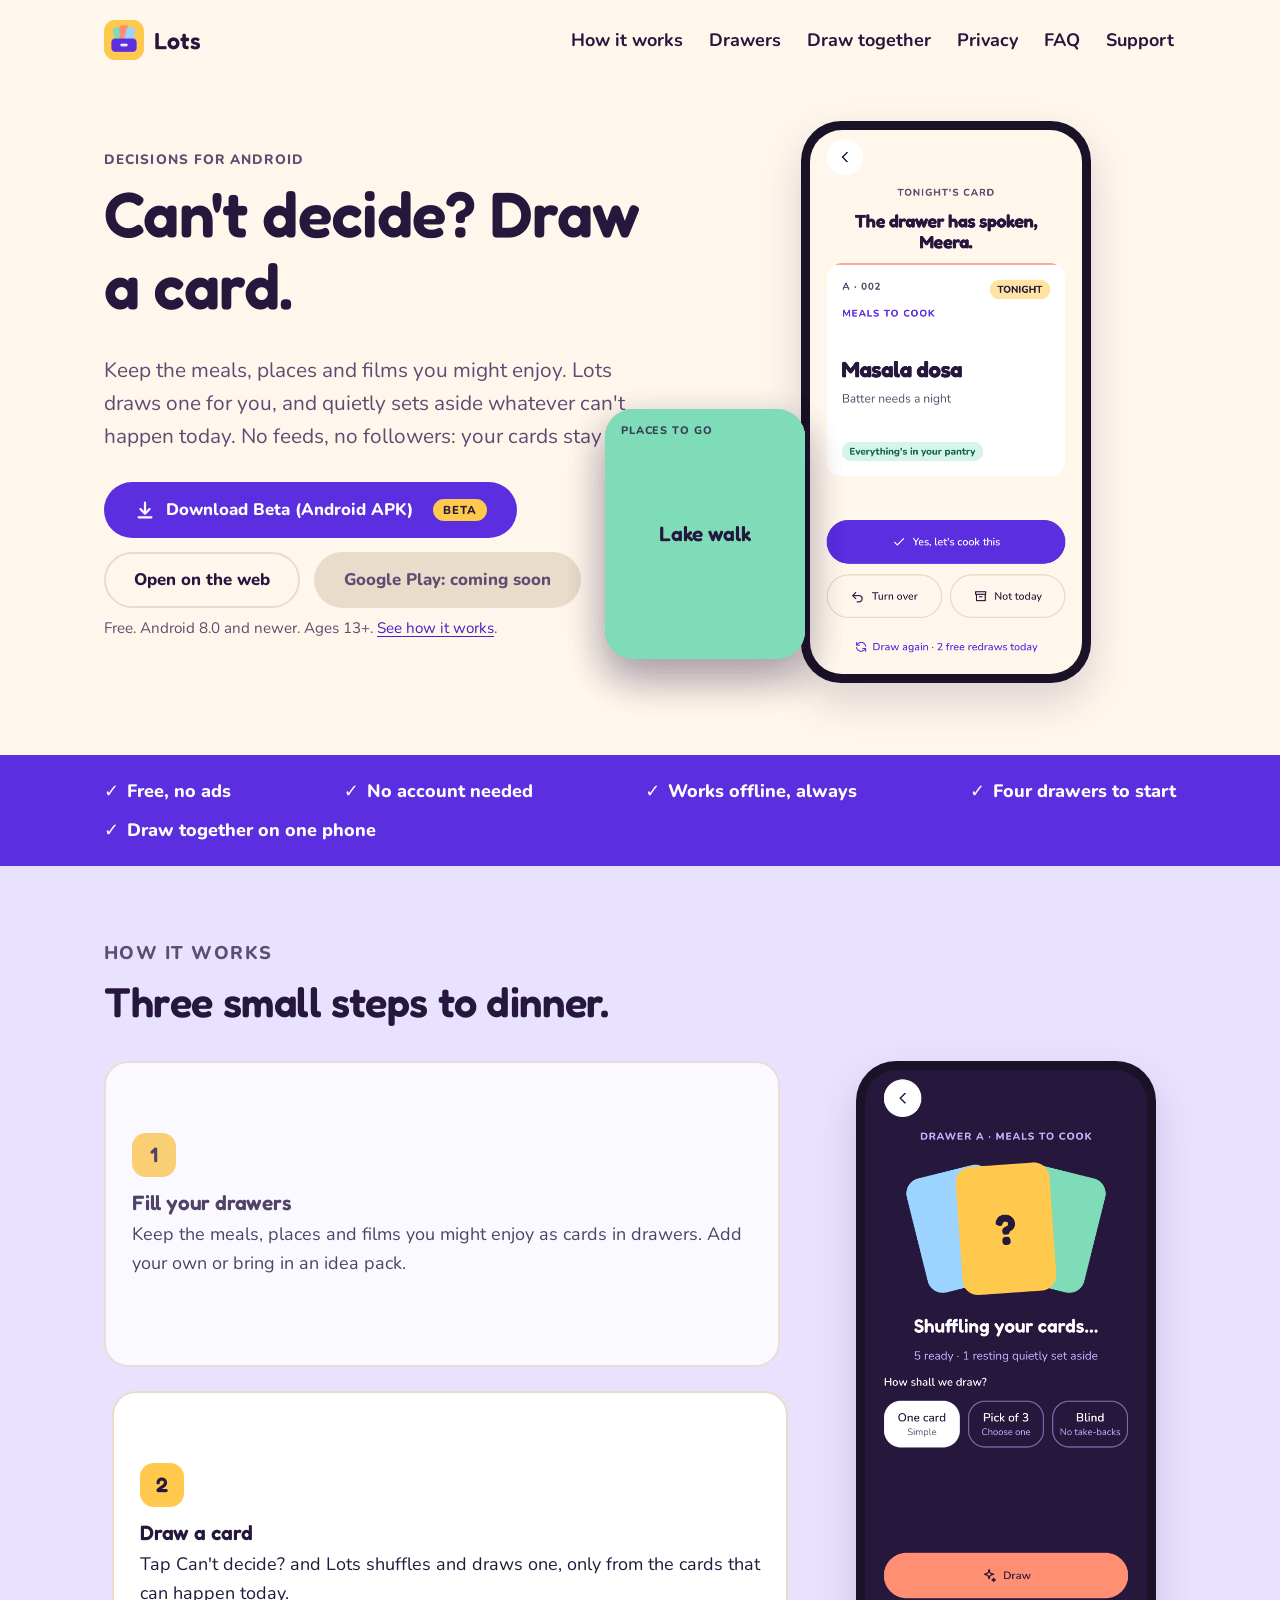
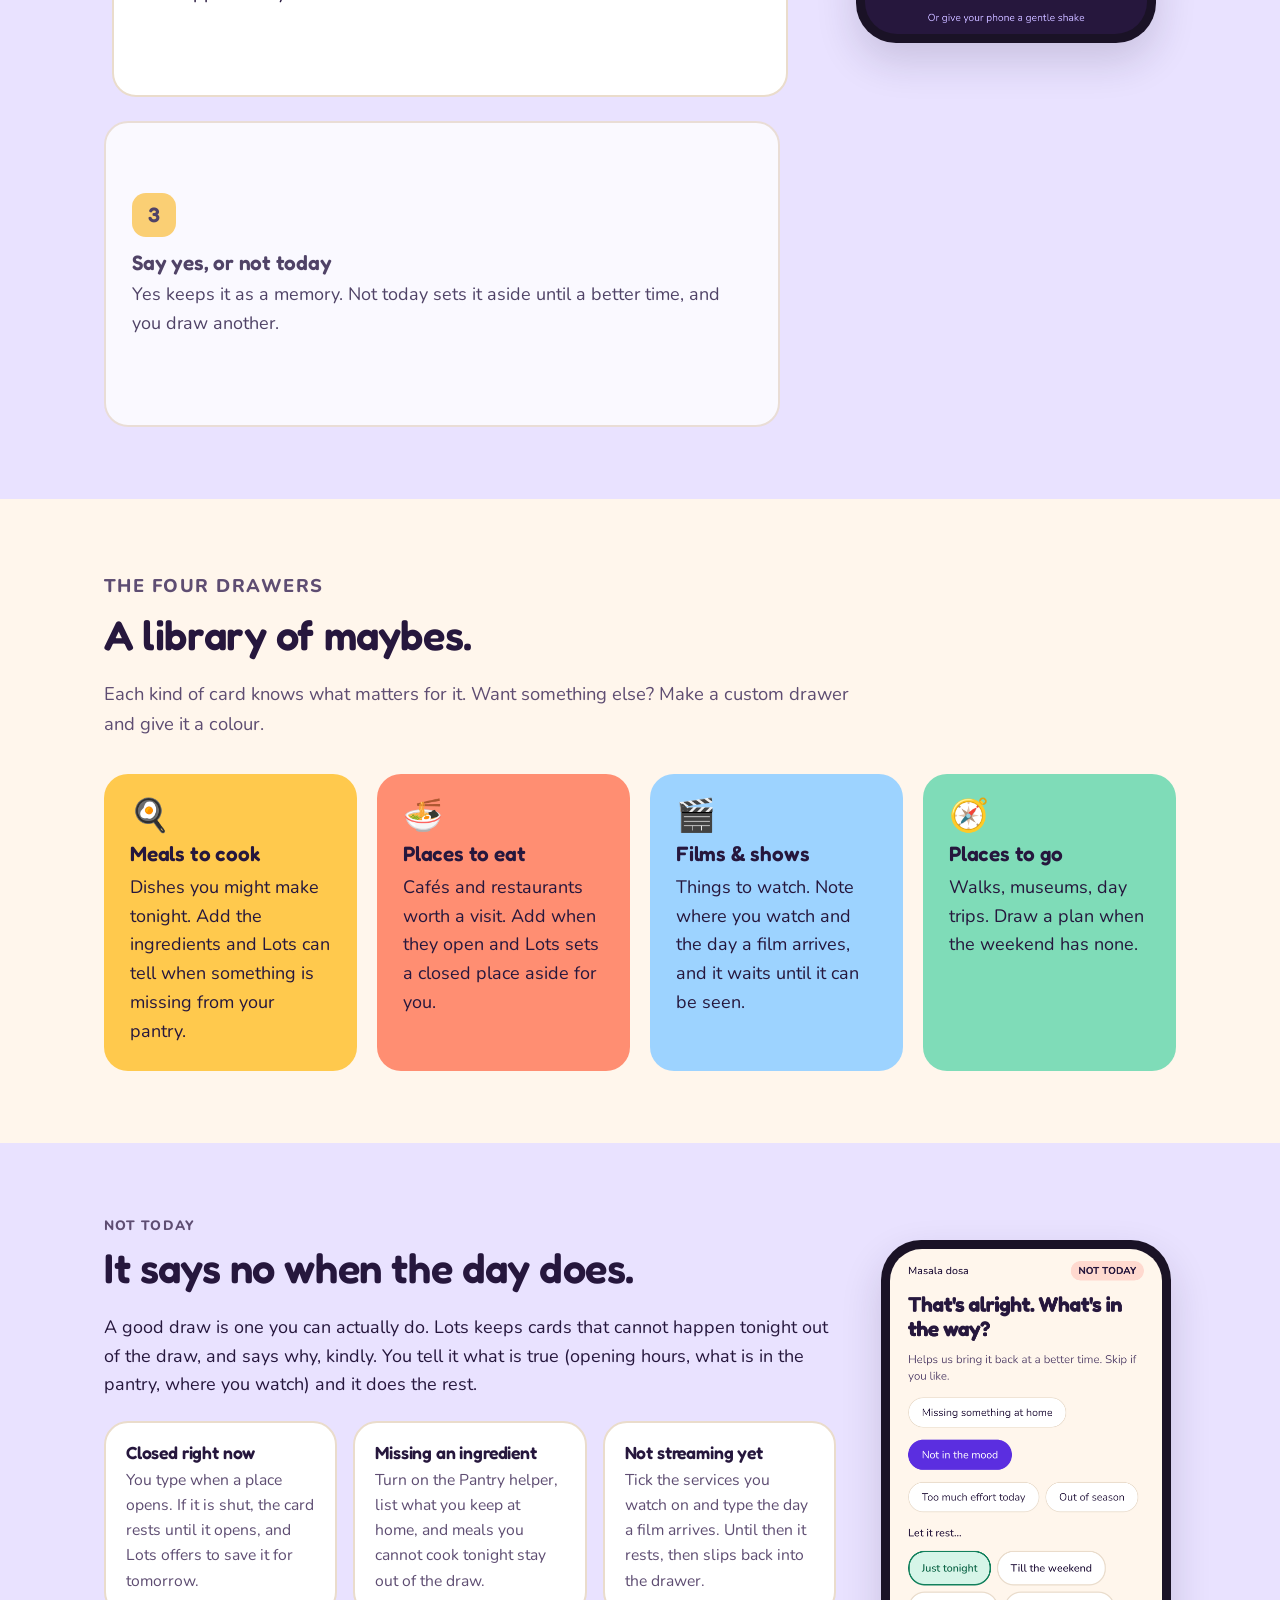
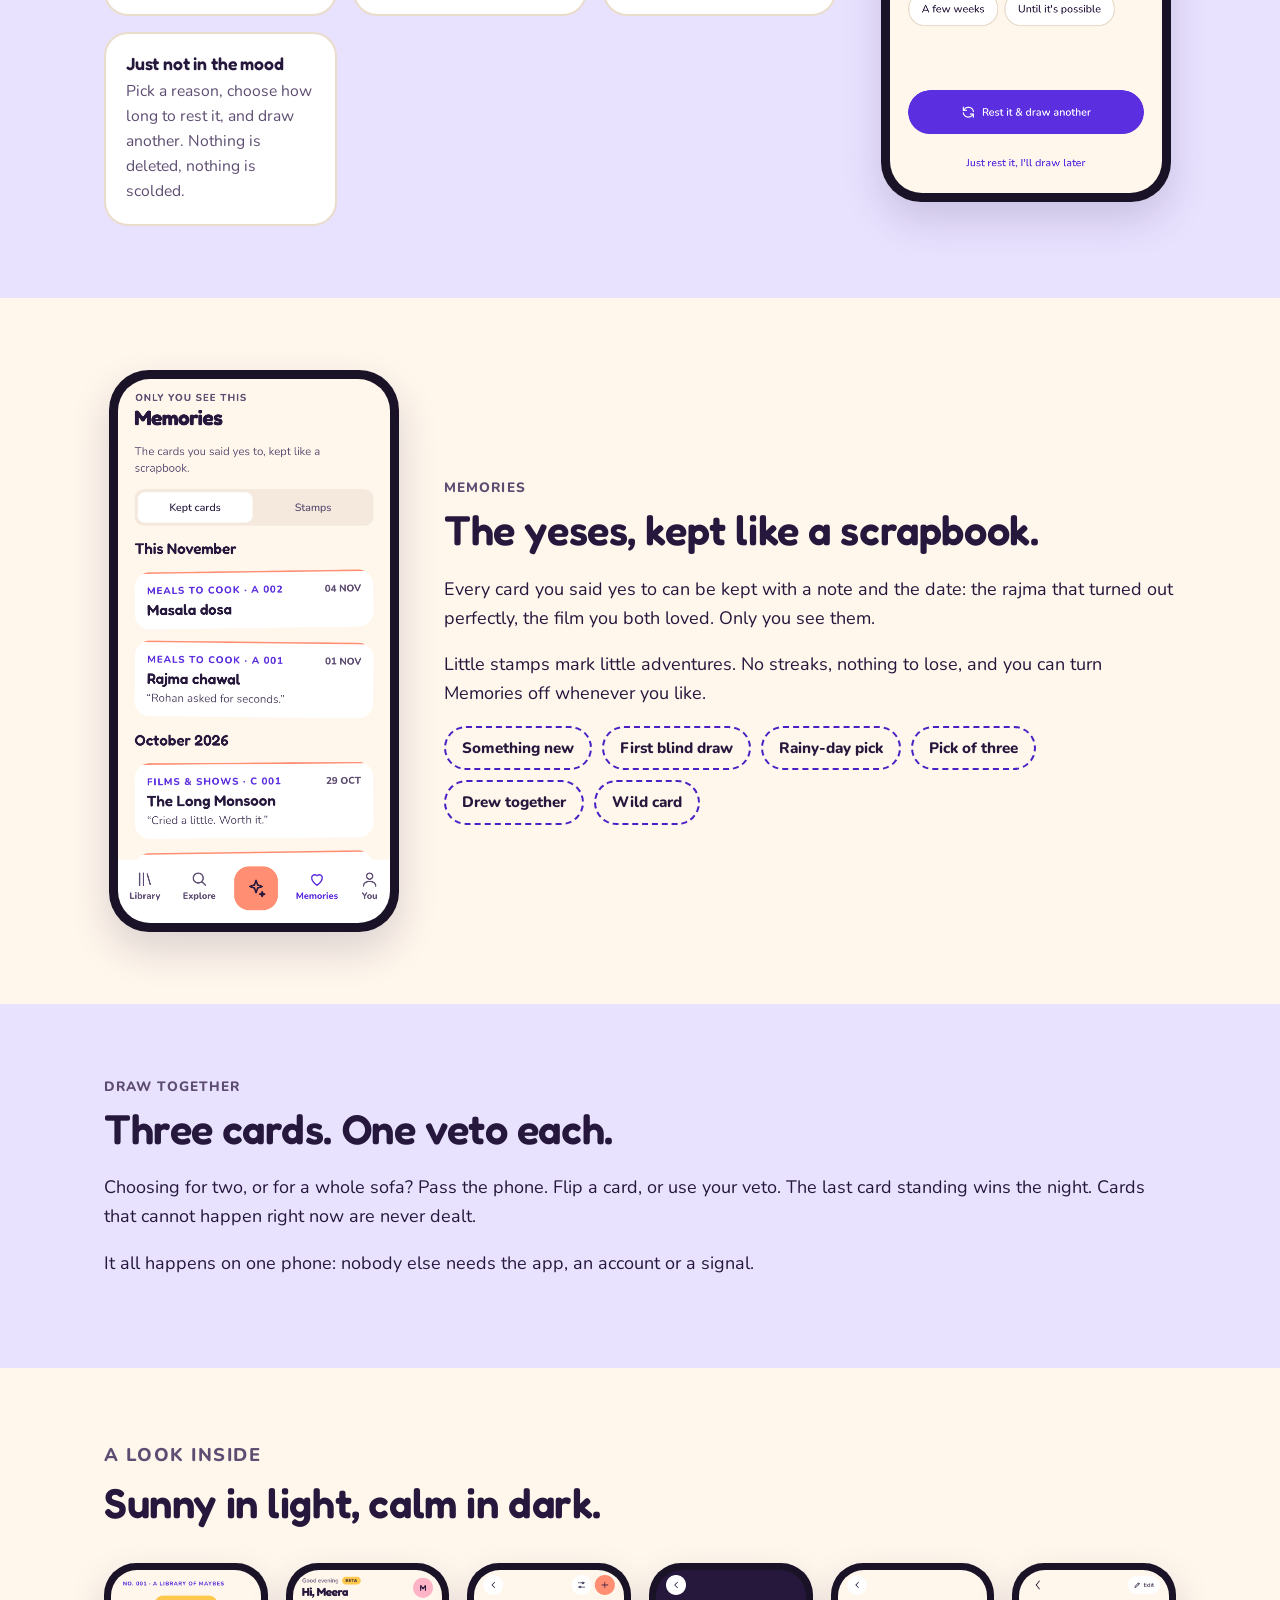
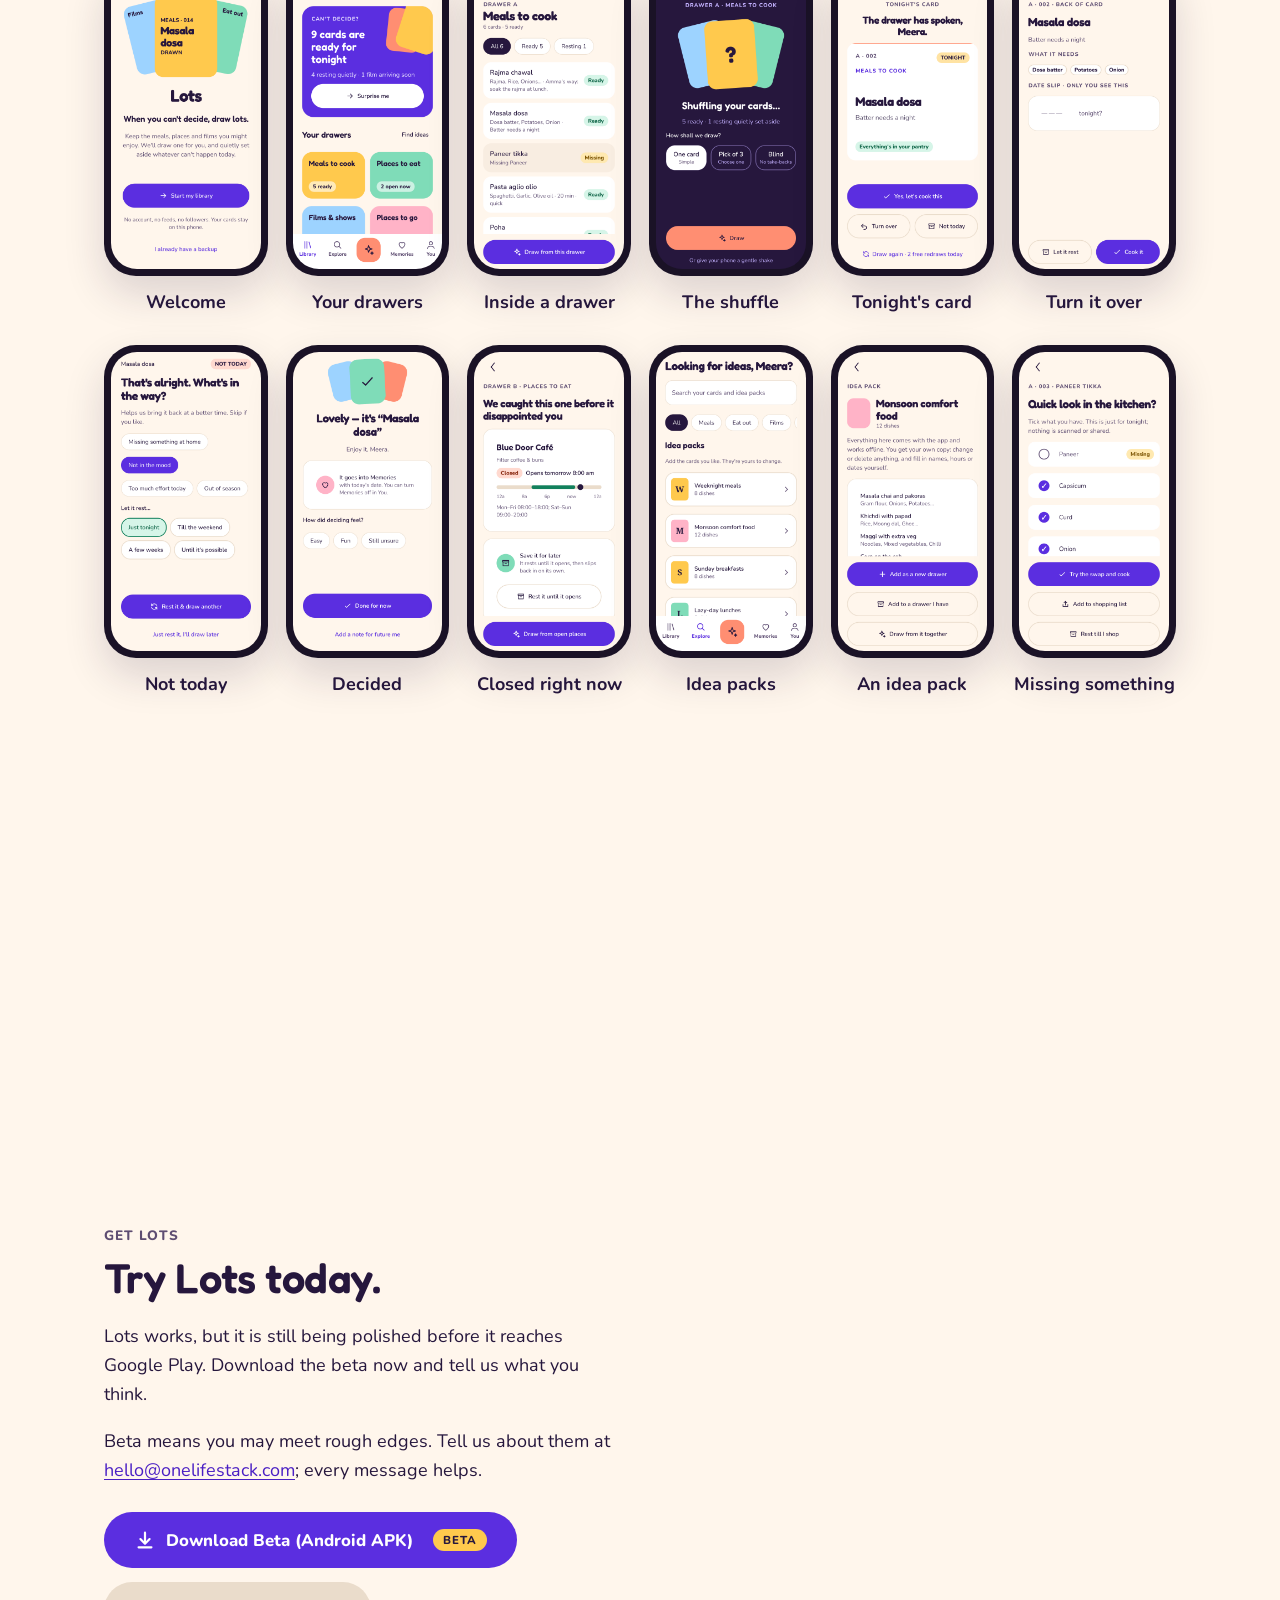
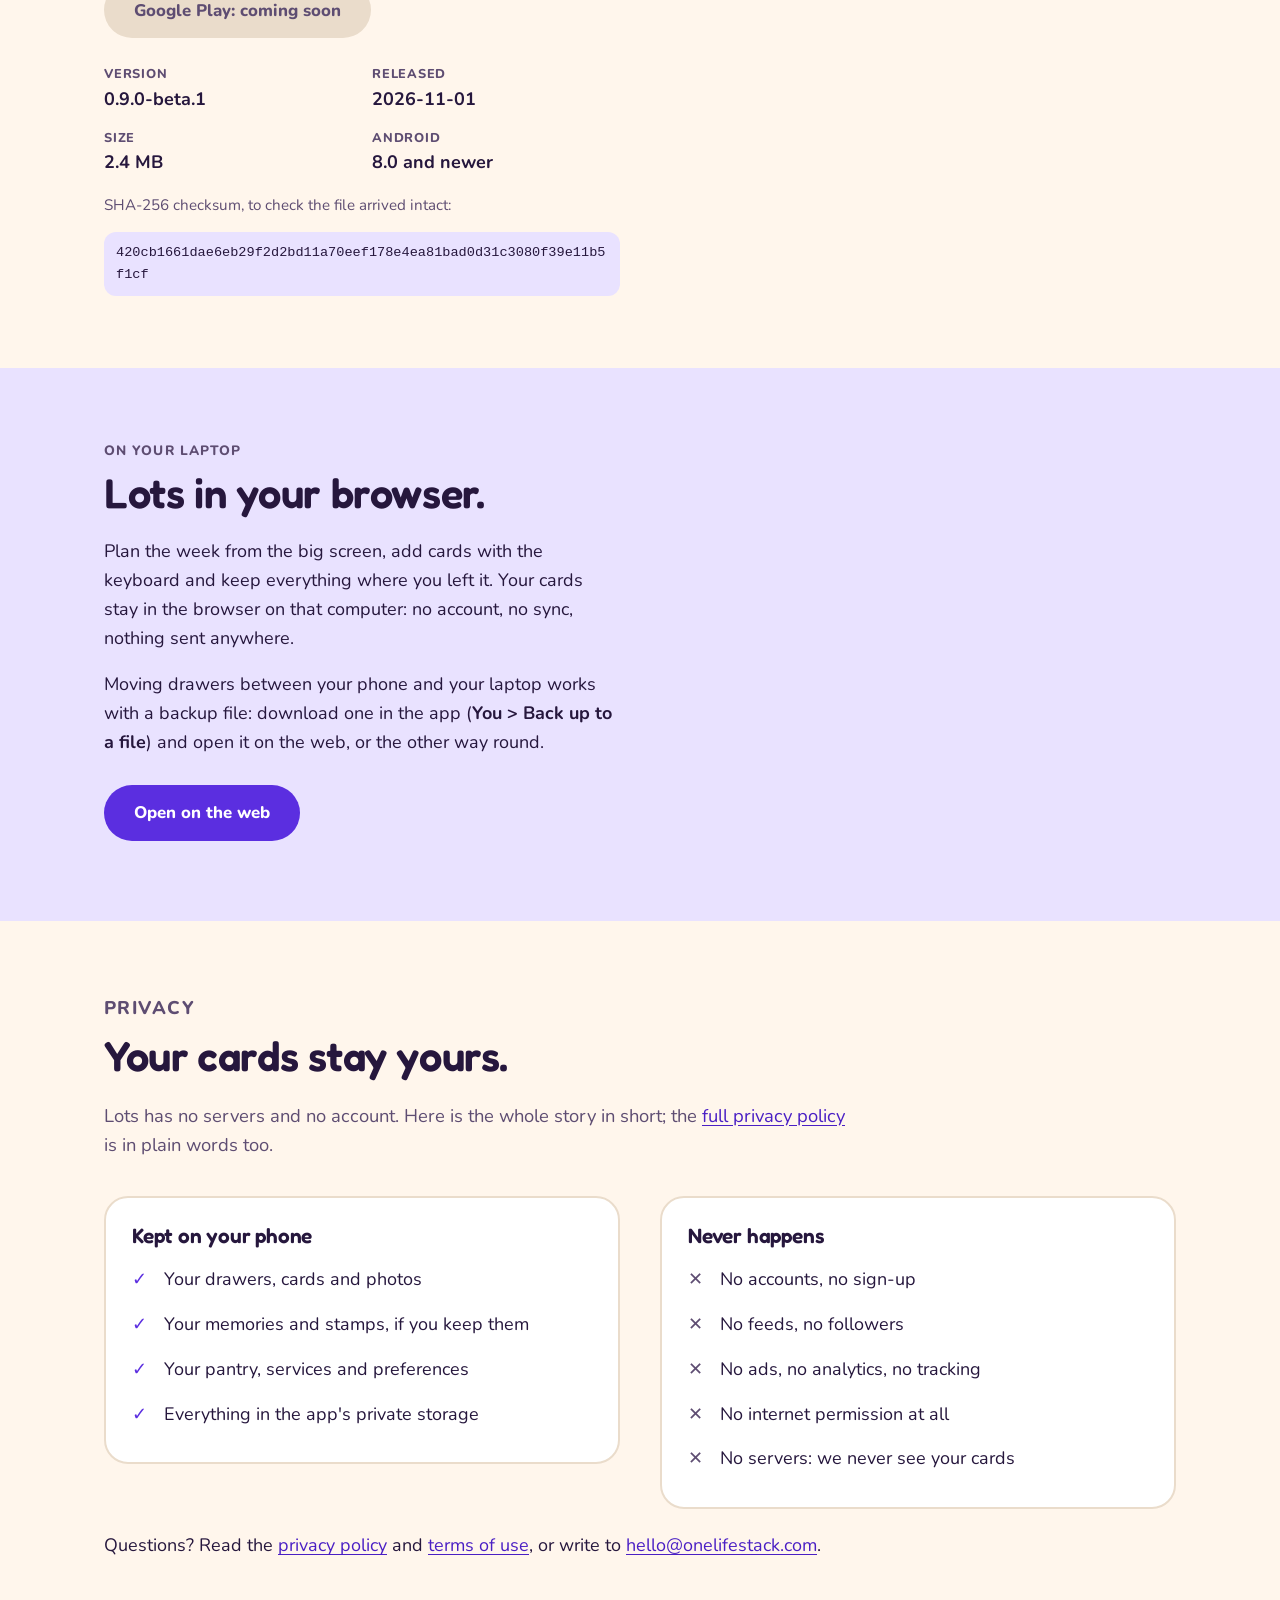
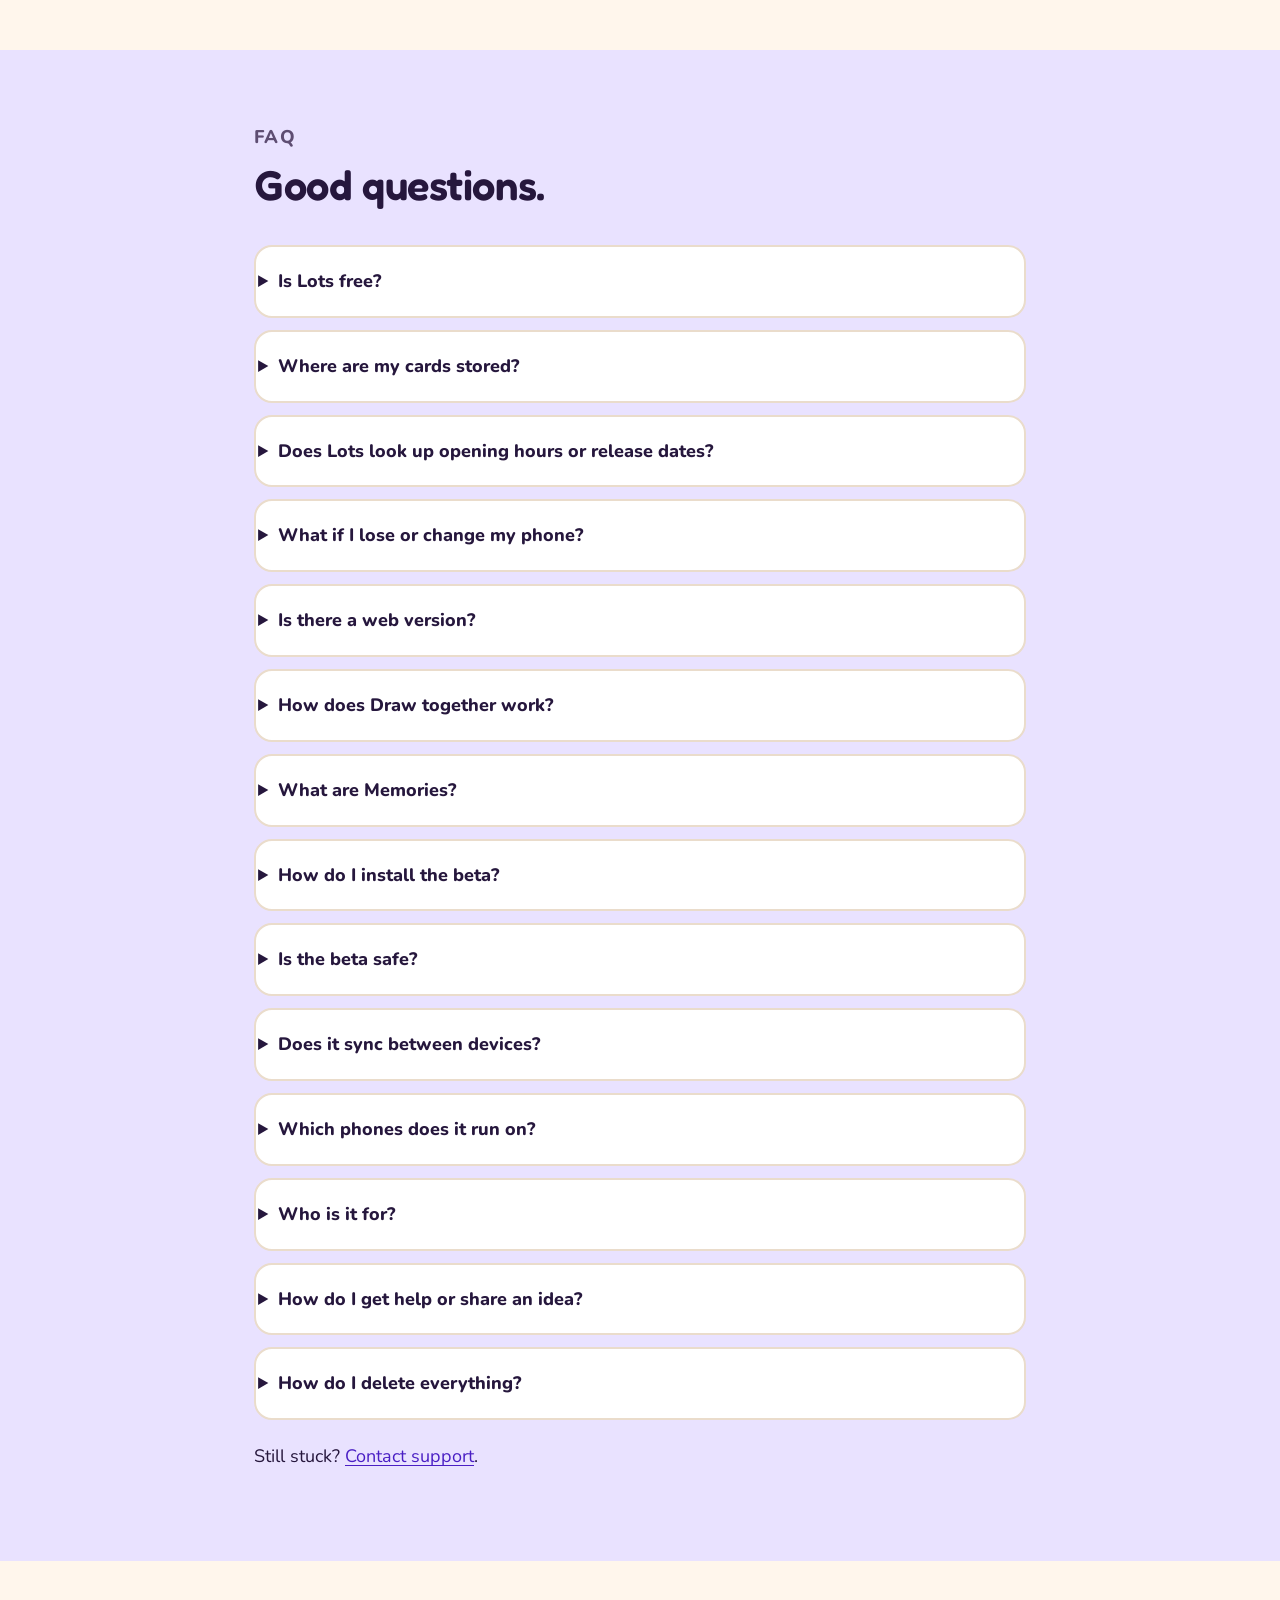
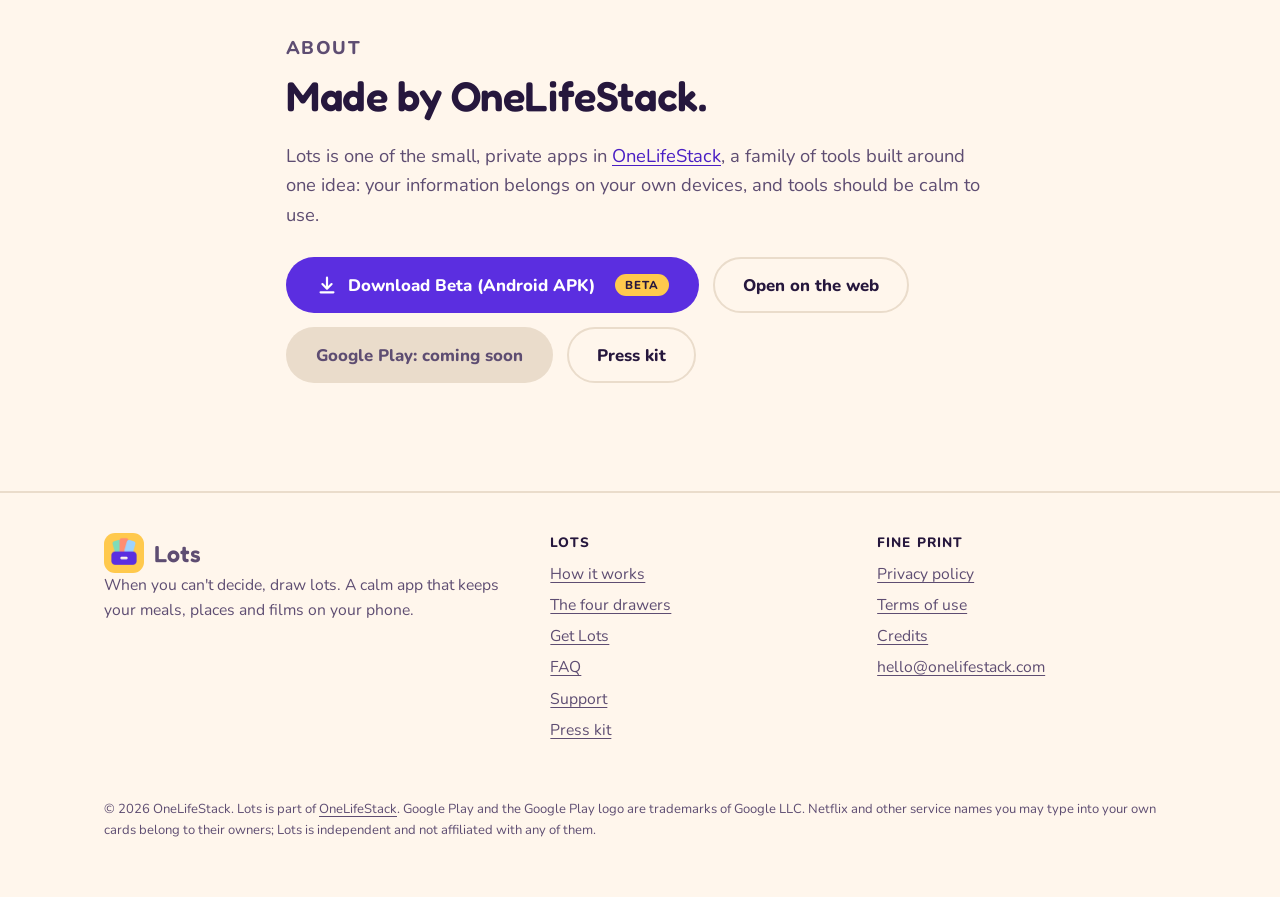
<file: index.html>
<!doctype html>
<html lang="en"><head><meta charset="utf-8">
<meta name="viewport" content="width=device-width, initial-scale=1">
<title>Lots: can&#x27;t decide? Draw a card</title>
<meta name="description" content="Keep the meals, places and films you might enjoy. Lots draws one for you and sets aside whatever can&#x27;t happen today. Free, private, no account, no ads.">
<meta name="theme-color" content="#FFF6EC" media="(prefers-color-scheme: light)"><meta name="theme-color" content="#1A1226" media="(prefers-color-scheme: dark)">
<meta http-equiv="Content-Security-Policy" content="default-src 'self'; script-src 'self'; img-src 'self' data:; style-src 'self' 'unsafe-inline'; font-src 'self'; base-uri 'self'; form-action 'none'">
<link rel="canonical" href="https://lots.onelifestack.com/">
<link rel="manifest" href="/site.webmanifest">
<link rel="icon" href="/assets/icon-32.png" sizes="32x32" type="image/png"><link rel="apple-touch-icon" href="/assets/icon-180.png">
<link rel="preload" href="/assets/fonts/fredoka-600.ttf" as="font" type="font/ttf" crossorigin><link rel="preload" href="/assets/fonts/nunito-400.woff2" as="font" type="font/woff2" crossorigin><link rel="preload" href="/assets/fonts/nunito-700.woff2" as="font" type="font/woff2" crossorigin><link rel="preload" href="/assets/fonts/nunito-800.woff2" as="font" type="font/woff2" crossorigin>
<meta property="og:type" content="website"><meta property="og:site_name" content="Lots"><meta property="og:title" content="Lots: can&#x27;t decide? Draw a card">
<meta property="og:description" content="Keep the meals, places and films you might enjoy. Lots draws one for you and sets aside whatever can&#x27;t happen today. Free, private, no account, no ads."><meta property="og:url" content="https://lots.onelifestack.com/"><meta property="og:image" content="https://lots.onelifestack.com/assets/og.png">
<meta name="twitter:card" content="summary_large_image">
<link rel="stylesheet" href="/assets/site.css">
<script src="/assets/site.js" defer></script>
</head><body>
<a class="skip" href="#main">Skip to content</a>
<header class="site"><div class="wrap"><a class="brand" href="/"><img src="/assets/icon-180.png" width="40" height="40" alt="">Lots</a>
<nav class="main" aria-label="Main"><a href="/#how">How it works</a><a href="/#drawers">Drawers</a><a href="/#together">Draw together</a><a href="/#privacy">Privacy</a><a href="/#faq">FAQ</a><a href="/support/">Support</a></nav></div></header>
<main id="main">

<section class="hero"><div class="wrap"><div>
<p class="eyebrow">Decisions for Android</p>
<h1>Can't decide? Draw a card.</h1>
<p class="lead">Keep the meals, places and films you might enjoy. Lots draws one for you, and quietly sets aside whatever can't happen today. No feeds, no followers: your cards stay yours.</p>
<div class="cta-row"><a class="btn primary" href="https://github.com/onelifestack/lots-site/releases/download/v0.9.0-beta.1/lots-0.9.0-beta.1.apk" download><svg class="ico" width="22" height="22" viewBox="0 0 24 24" fill="none" stroke="currentColor" stroke-width="2.4" stroke-linecap="round" stroke-linejoin="round" aria-hidden="true"><path d="M12 4v11"/><path d="M7 11l5 5 5-5"/><path d="M5 20h14"/></svg>Download Beta (Android APK)<span class="badge">Beta</span></a><a class="btn ghost" href="/app/">Open on the web</a><span class="btn" aria-disabled="true" role="text">Google Play: coming soon</span></div>
<p class="note">Free. Android 8.0 and newer. Ages 13+. <a href="#how">See how it works</a>.</p></div>
<div class="hero-art"><div class="plx" data-plx="-0.05"><div class="phone float"><img src="/assets/shots/13-drawn.png" width="1080" height="2160" alt="A drawn card with the buttons Yes, Not today and Draw again"></div></div>
<div class="plx stackwrap" data-plx="0.06" aria-hidden="true"><div class="stack">
<div class="sc a"><small>Meals to cook</small>Masala dosa<span class="lab">Yes!</span></div>
<div class="sc b"><small>Films &amp; shows</small>Paper Lanterns<span class="lab">Not today</span></div>
<div class="sc c"><small>Places to go</small>Lake walk<span class="lab">Draw again</span></div></div></div></div></div></section>
<div class="promise"><div class="wrap"><ul><li>Free, no ads</li><li>No account needed</li><li>Works offline, always</li><li>Four drawers to start</li><li>Draw together on one phone</li></ul></div></div>
<section id="how" class="tint"><div class="wrap"><div class="section-head"><p class="eyebrow">How it works</p><h2>Three small steps to dinner.</h2></div>
<div class="how"><ol class="steps"><li><h3>Fill your drawers</h3><p>Keep the meals, places and films you might enjoy as cards in drawers. Add your own or bring in an idea pack.</p></li><li><h3>Draw a card</h3><p>Tap Can't decide? and Lots shuffles and draws one, only from the cards that can happen today.</p></li><li><h3>Say yes, or not today</h3><p>Yes keeps it as a memory. Not today sets it aside until a better time, and you draw another.</p></li></ol><aside class="how-phone" aria-hidden="true"><div class="phone"><div class="shots"><img class="on" src="/assets/shots/10-home.png" width="1080" height="2160" alt="" loading="lazy"><img src="/assets/shots/12-shuffle.png" width="1080" height="2160" alt="" loading="lazy"><img src="/assets/shots/13-drawn.png" width="1080" height="2160" alt="" loading="lazy"></div></div></aside></div></div></section>
<section id="drawers"><div class="wrap"><div class="section-head"><p class="eyebrow">The four drawers</p><h2>A library of maybes.</h2><p>Each kind of card knows what matters for it. Want something else? Make a custom drawer and give it a colour.</p></div><div class="kinds"><div class="tile yellow"><span class="kind-emoji" aria-hidden="true">🍳</span><h3>Meals to cook</h3><p>Dishes you might make tonight. Add the ingredients and Lots can tell when something is missing from your pantry.</p></div><div class="tile coral"><span class="kind-emoji" aria-hidden="true">🍜</span><h3>Places to eat</h3><p>Cafés and restaurants worth a visit. Add when they open and Lots sets a closed place aside for you.</p></div><div class="tile sky"><span class="kind-emoji" aria-hidden="true">🎬</span><h3>Films & shows</h3><p>Things to watch. Note where you watch and the day a film arrives, and it waits until it can be seen.</p></div><div class="tile mint"><span class="kind-emoji" aria-hidden="true">🧭</span><h3>Places to go</h3><p>Walks, museums, day trips. Draw a plan when the weekend has none.</p></div></div></div></section>
<section id="not-today" class="tint"><div class="wrap split"><div><p class="eyebrow">Not today</p><h2>It says no when the day does.</h2>
<p>A good draw is one you can actually do. Lots keeps cards that cannot happen tonight out of the draw, and says why, kindly. You tell it what is true (opening hours, what is in the pantry, where you watch) and it does the rest.</p>
<div class="cases"><div class="case"><h3>Closed right now</h3><p>You type when a place opens. If it is shut, the card rests until it opens, and Lots offers to save it for tomorrow.</p></div><div class="case"><h3>Missing an ingredient</h3><p>Turn on the Pantry helper, list what you keep at home, and meals you cannot cook tonight stay out of the draw.</p></div><div class="case"><h3>Not streaming yet</h3><p>Tick the services you watch on and type the day a film arrives. Until then it rests, then slips back into the drawer.</p></div><div class="case"><h3>Just not in the mood</h3><p>Pick a reason, choose how long to rest it, and draw another. Nothing is deleted, nothing is scolded.</p></div></div></div><div class="phone-col"><div class="phone"><img src="/assets/shots/15-not-today.png" width="1080" height="2160" alt="The Not today screen with reasons to choose from" loading="lazy"></div></div></div></section>
<section id="memories"><div class="wrap split flip"><div class="phone-col"><div class="phone"><img src="/assets/shots/30-memories.png" width="1080" height="2160" alt="Memories, the cards you said yes to kept like a scrapbook, with stamps" loading="lazy"></div></div><div><p class="eyebrow">Memories</p><h2>The yeses, kept like a scrapbook.</h2>
<p>Every card you said yes to can be kept with a note and the date: the rajma that turned out perfectly, the film you both loved. Only you see them.</p>
<p>Little stamps mark little adventures. No streaks, nothing to lose, and you can turn Memories off whenever you like.</p><ul class="stamps"><li>Something new</li><li>First blind draw</li><li>Rainy-day pick</li><li>Pick of three</li><li>Drew together</li><li>Wild card</li></ul></div></div></section>
<section id="together" class="tint"><div class="wrap"><p class="eyebrow">Draw together</p><h2>Three cards. One veto each.</h2>
<p>Choosing for two, or for a whole sofa? Pass the phone. Flip a card, or use your veto. The last card standing wins the night. Cards that cannot happen right now are never dealt.</p>
<p>It all happens on one phone: nobody else needs the app, an account or a signal.</p></div></section>
<section id="screens"><div class="wrap"><div class="section-head"><p class="eyebrow">A look inside</p><h2>Sunny in light, calm in dark.</h2></div><div class="gallery"><figure><div class="phone"><img src="/assets/shots/01-welcome.png" width="1080" height="2160" alt="The Lots welcome screen: when you can&#x27;t decide, draw lots" loading="lazy"></div><figcaption>Welcome</figcaption></figure><figure><div class="phone"><img src="/assets/shots/10-home.png" width="1080" height="2160" alt="The Lots home screen with four drawers and a Surprise me button" loading="lazy"></div><figcaption>Your drawers</figcaption></figure><figure><div class="phone"><img src="/assets/shots/11-drawer.png" width="1080" height="2160" alt="A drawer of cards, with what is ready and what is resting" loading="lazy"></div><figcaption>Inside a drawer</figcaption></figure><figure><div class="phone"><img src="/assets/shots/12-shuffle.png" width="1080" height="2160" alt="The cards shuffling before a draw" loading="lazy"></div><figcaption>The shuffle</figcaption></figure><figure><div class="phone"><img src="/assets/shots/13-drawn.png" width="1080" height="2160" alt="A drawn card with the buttons Yes, Not today and Draw again" loading="lazy"></div><figcaption>Tonight&#x27;s card</figcaption></figure><figure><div class="phone"><img src="/assets/shots/14-card-back.png" width="1080" height="2160" alt="The back of a card with ingredients and notes" loading="lazy"></div><figcaption>Turn it over</figcaption></figure><figure><div class="phone"><img src="/assets/shots/15-not-today.png" width="1080" height="2160" alt="The Not today screen with reasons to choose from" loading="lazy"></div><figcaption>Not today</figcaption></figure><figure><div class="phone"><img src="/assets/shots/16-decided.png" width="1080" height="2160" alt="The Decided screen after saying yes to a card" loading="lazy"></div><figcaption>Decided</figcaption></figure><figure><div class="phone"><img src="/assets/shots/18-closed-now.png" width="1080" height="2160" alt="A card set aside because the place is closed right now" loading="lazy"></div><figcaption>Closed right now</figcaption></figure><figure><div class="phone"><img src="/assets/shots/20-explore.png" width="1080" height="2160" alt="Explore with idea packs to add to your drawers" loading="lazy"></div><figcaption>Idea packs</figcaption></figure><figure><div class="phone"><img src="/assets/shots/21-pack.png" width="1080" height="2160" alt="An idea pack with cards to add to your drawers" loading="lazy"></div><figcaption>An idea pack</figcaption></figure><figure><div class="phone"><img src="/assets/shots/22-missing-ingredients.png" width="1080" height="2160" alt="A card set aside because an ingredient is missing" loading="lazy"></div><figcaption>Missing something</figcaption></figure><figure><div class="phone"><img src="/assets/shots/30-memories.png" width="1080" height="2160" alt="Memories, the cards you said yes to kept like a scrapbook, with stamps" loading="lazy"></div><figcaption>Memories</figcaption></figure><figure><div class="phone"><img src="/assets/shots/31-stamps.png" width="1080" height="2160" alt="Little stamps for little adventures, with no streaks" loading="lazy"></div><figcaption>Stamps</figcaption></figure></div></div></section>
<section id="get"><div class="wrap two"><div><p class="eyebrow">Get Lots</p><h2>Try Lots today.</h2>
<p>Lots works, but it is still being polished before it reaches Google Play. Download the beta now and tell us what you think.</p><p>Beta means you may meet rough edges. Tell us about them at <a href="mailto:hello@onelifestack.com">hello@onelifestack.com</a>; every message helps.</p>
<div class="cta-row"><a class="btn primary" href="https://github.com/onelifestack/lots-site/releases/download/v0.9.0-beta.1/lots-0.9.0-beta.1.apk" download><svg class="ico" width="22" height="22" viewBox="0 0 24 24" fill="none" stroke="currentColor" stroke-width="2.4" stroke-linecap="round" stroke-linejoin="round" aria-hidden="true"><path d="M12 4v11"/><path d="M7 11l5 5 5-5"/><path d="M5 20h14"/></svg>Download Beta (Android APK)<span class="badge">Beta</span></a><span class="btn" aria-disabled="true" role="text">Google Play: coming soon</span></div><dl class="facts"><div><dt>Version</dt><dd>0.9.0-beta.1</dd></div><div><dt>Released</dt><dd>2026-11-01</dd></div><div><dt>Size</dt><dd>2.4 MB</dd></div><div><dt>Android</dt><dd>8.0 and newer</dd></div></dl><p class="note">SHA-256 checksum, to check the file arrived intact:</p><code class="hash">420cb1661dae6eb29f2d2bd11a70eef178e4ea81bad0d31c3080f39e11b5f1cf</code></div>
<div class="panel"><h3>Install in four taps</h3><ol class="install"><li>Open this page on your Android phone and tap <strong>Download Beta</strong>.</li><li>When the file finishes, open it. If Android asks, allow installs from your browser or Files app.</li><li>Tap <strong>Install</strong>, then <strong>Open</strong>.</li><li>Fill your first drawer and draw a card. Needs Android 8.0 or newer.</li></ol>
<h3>Same promises as ever</h3><p>No account, no ads, no tracking, and no internet permission. Your cards stay on your phone.</p>
<h3>When the Play version arrives</h3><p>The beta is signed with a beta key, so Google Play cannot update it. When Lots is on Play: save a backup (<strong>You &gt; Back up to a file</strong>), uninstall the beta, install from Play, then restore from your file.</p></div></div></section>
<section id="web" class="tint"><div class="wrap two"><div><p class="eyebrow">On your laptop</p><h2>Lots in your browser.</h2>
<p>Plan the week from the big screen, add cards with the keyboard and keep everything where you left it. Your cards stay in the browser on that computer: no account, no sync, nothing sent anywhere.</p>
<p>Moving drawers between your phone and your laptop works with a backup file: download one in the app (<strong>You &gt; Back up to a file</strong>) and open it on the web, or the other way round.</p>
<div class="cta-row"><a class="btn primary" href="/app/">Open on the web</a></div></div>
<div class="panel"><h3>Good to know</h3><ul><li>Works offline after the first visit, and can be installed from your browser.</li><li>Clearing the browser's site data erases your drawers, so download a backup now and then.</li></ul></div></div></section>
<section id="privacy"><div class="wrap"><div class="section-head"><p class="eyebrow">Privacy</p><h2>Your cards stay yours.</h2><p>Lots has no servers and no account. Here is the whole story in short; the <a href="/privacy/">full privacy policy</a> is in plain words too.</p></div>
<div class="two"><div class="panel"><h3>Kept on your phone</h3><ul class="keep"><li>Your drawers, cards and photos</li><li>Your memories and stamps, if you keep them</li><li>Your pantry, services and preferences</li><li>Everything in the app's private storage</li></ul></div><div class="panel"><h3>Never happens</h3><ul class="never"><li>No accounts, no sign-up</li><li>No feeds, no followers</li><li>No ads, no analytics, no tracking</li><li>No internet permission at all</li><li>No servers: we never see your cards</li></ul></div></div>
<p style="margin-top:22px">Questions? Read the <a href="/privacy/">privacy policy</a> and <a href="/terms/">terms of use</a>, or write to <a href="mailto:hello@onelifestack.com">hello@onelifestack.com</a>.</p></div></section>
<section id="faq" class="tint"><div class="wrap" style="max-width:820px"><div class="section-head"><p class="eyebrow">FAQ</p><h2>Good questions.</h2></div><details><summary>Is Lots free?</summary><p>Yes. There are no ads, no subscriptions and nothing to buy.</p></details><details><summary>Where are my cards stored?</summary><p>Only on your phone, in the app's private storage. There is no account and no cloud. We run no servers for Lots, so we cannot see your cards.</p></details><details><summary>Does Lots look up opening hours or release dates?</summary><p>No. Lots never goes online, so you type when a place opens and the day a film arrives. That is also why it needs no internet permission.</p></details><details><summary>What if I lose or change my phone?</summary><p>Use You > Back up to a file to save everything to a place you choose. On the new phone, restore from that file.</p></details><details><summary>Is there a web version?</summary><p>Yes: <a href="/app/">Open on the web</a>. It works on a laptop, keeps its data in that browser only, and uses the same backup file as the phone app, so you can move your drawers between them.</p></details><details><summary>How does Draw together work?</summary><p>Pass the phone. Three cards are dealt, each person has one veto, and the last card standing wins the night. It all happens on the one phone.</p></details><details><summary>What are Memories?</summary><p>The cards you said yes to, kept like a scrapbook, with a few little stamps. There are no streaks and nothing to lose. Prefer not to keep them? Turn Memories off and cards simply go back in their drawers.</p></details><details><summary>How do I install the beta?</summary><p>Open <a href="/#get">the Get Lots section</a> on your phone, tap Download, and open the file when it finishes. Android may ask you to allow installs from your browser or Files app once; say yes, then tap Install. It needs Android 8.0 or newer.</p></details><details><summary>Is the beta safe?</summary><p>It is the same app we will put on Google Play, built by us and signed with a beta key, with the same promises: no account, no ads, no tracking, no internet permission. Check the file with the SHA-256 checksum shown next to the download, and only install it from this site.</p></details><details><summary>Does it sync between devices?</summary><p>Not in this version. Nothing leaves your phone unless you save a backup file.</p></details><details><summary>Which phones does it run on?</summary><p>Android 8.0 (Oreo) and newer.</p></details><details><summary>Who is it for?</summary><p>Anyone aged 13 and over who has ever said "I don't mind, you choose" twice in a row.</p></details><details><summary>How do I get help or share an idea?</summary><p>Open You > Help in the app, or write to <a href="mailto:hello@onelifestack.com">hello@onelifestack.com</a>.</p></details><details><summary>How do I delete everything?</summary><p>You > Erase everything in the app, or just uninstall it. There is nothing to delete anywhere else.</p></details><p style="margin-top:22px">Still stuck? <a href="/support/">Contact support</a>.</p></div></section>
<section id="about"><div class="wrap section-head"><p class="eyebrow">About</p><h2>Made by OneLifeStack.</h2><p>Lots is one of the small, private apps in <a href="https://onelifestack.com">OneLifeStack</a>, a family of tools built around one idea: your information belongs on your own devices, and tools should be calm to use.</p><div class="cta-row"><a class="btn primary" href="https://github.com/onelifestack/lots-site/releases/download/v0.9.0-beta.1/lots-0.9.0-beta.1.apk" download><svg class="ico" width="22" height="22" viewBox="0 0 24 24" fill="none" stroke="currentColor" stroke-width="2.4" stroke-linecap="round" stroke-linejoin="round" aria-hidden="true"><path d="M12 4v11"/><path d="M7 11l5 5 5-5"/><path d="M5 20h14"/></svg>Download Beta (Android APK)<span class="badge">Beta</span></a><a class="btn ghost" href="/app/">Open on the web</a><span class="btn" aria-disabled="true" role="text">Google Play: coming soon</span><a class="btn ghost" href="/press/">Press kit</a></div></div></section>

</main>
<footer class="site"><div class="wrap">
<div><a class="brand" href="/"><img src="/assets/icon-180.png" width="40" height="40" alt="">Lots</a>
<p>When you can't decide, draw lots. A calm app that keeps your meals, places and films on your phone.</p></div>
<div><h2>Lots</h2><ul><li><a href="/#how">How it works</a></li><li><a href="/#drawers">The four drawers</a></li><li><a href="/#get">Get Lots</a></li><li><a href="/#faq">FAQ</a></li><li><a href="/support/">Support</a></li><li><a href="/press/">Press kit</a></li></ul></div>
<div><h2>Fine print</h2><ul><li><a href="/privacy/">Privacy policy</a></li><li><a href="/terms/">Terms of use</a></li><li><a href="/credits/">Credits</a></li><li><a href="mailto:hello@onelifestack.com">hello@onelifestack.com</a></li></ul></div>
<small>© 2026 OneLifeStack. Lots is part of <a href="https://onelifestack.com">OneLifeStack</a>. Google Play and the Google Play logo are trademarks of Google LLC. Netflix and other service names you may type into your own cards belong to their owners; Lots is independent and not affiliated with any of them.</small>
</div></footer></body></html>
</file>
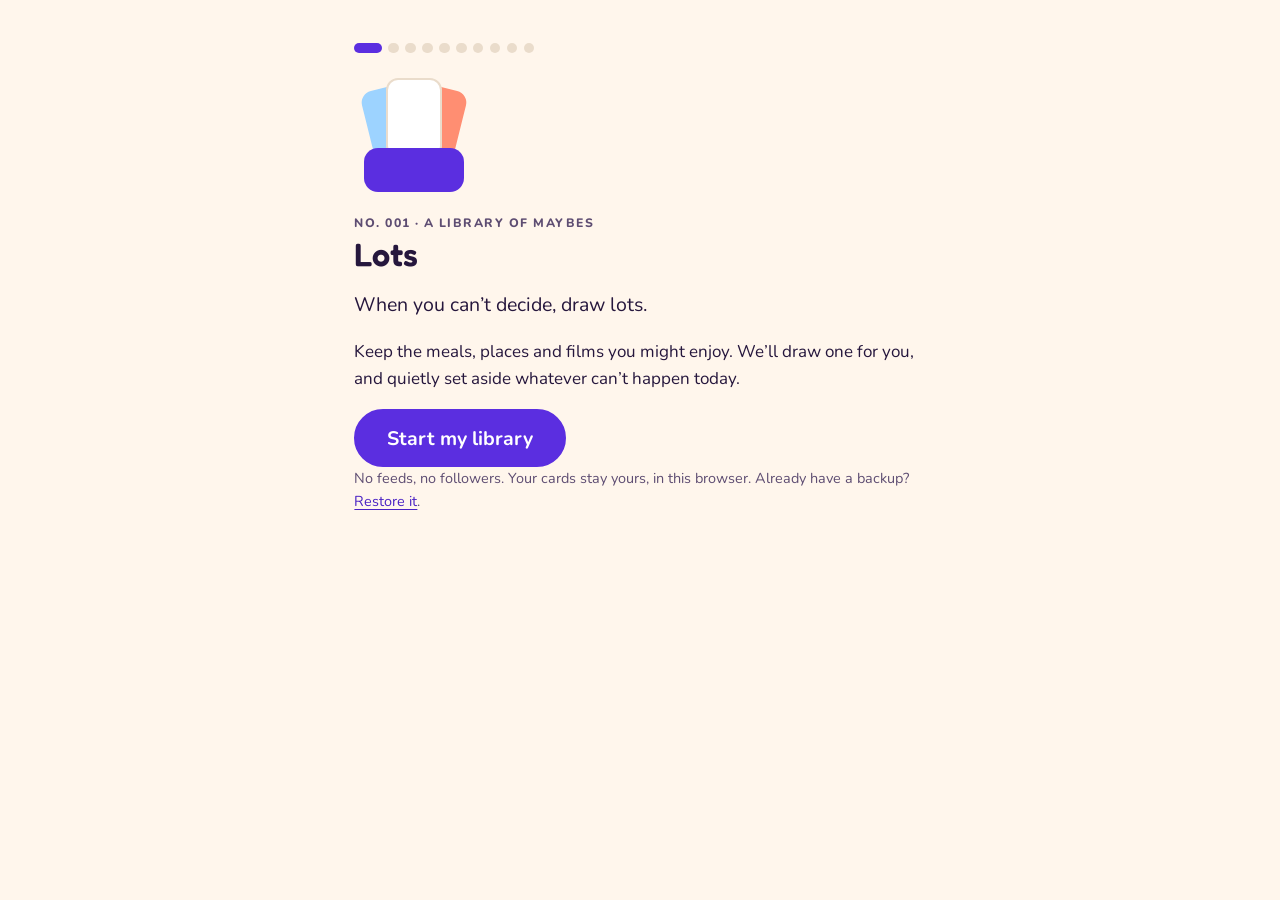
<file: app/index.html>
<!doctype html>
<html lang="en">
<head>
  <meta charset="utf-8" />
  <meta name="viewport" content="width=device-width, initial-scale=1" />
  <!-- Everything stays on this device: no third-party origins, and no network except the app's own files. -->
  <meta http-equiv="Content-Security-Policy" content="default-src 'self'; script-src 'self'; style-src 'self' 'unsafe-inline'; img-src 'self' blob: data:; media-src 'self' blob:; connect-src 'self'; font-src 'self'; object-src 'none'; base-uri 'self'; form-action 'none'" />
  <title>Lots</title>
  <meta name="description" content="Lots on your laptop. Draw-a-card decisions that stay on this device." />
  <meta name="theme-color" content="#5B2EE0" />
  <link rel="manifest" href="/app/manifest.webmanifest" />
  <link rel="icon" href="/app/icon.svg" type="image/svg+xml" />
  <link rel="apple-touch-icon" href="/app/icon-192.png" />
  <link rel="preload" href="/app/fonts/fredoka-600.ttf" as="font" type="font/ttf" crossorigin />
  <link rel="preload" href="/app/fonts/nunito-400.woff2" as="font" type="font/woff2" crossorigin />
  <link rel="preload" href="/app/fonts/nunito-600.woff2" as="font" type="font/woff2" crossorigin />
  <link rel="preload" href="/app/fonts/nunito-700.woff2" as="font" type="font/woff2" crossorigin />
  <link rel="preload" href="/app/fonts/nunito-800.woff2" as="font" type="font/woff2" crossorigin />
  <script type="module" crossorigin src="/app/assets/index-BZ3qZafG.js"></script>
  <link rel="stylesheet" crossorigin href="/app/assets/index-C5k8KZ4_.css">
</head>
<body>
  <div id="root"></div>
</body>
</html>
</file>
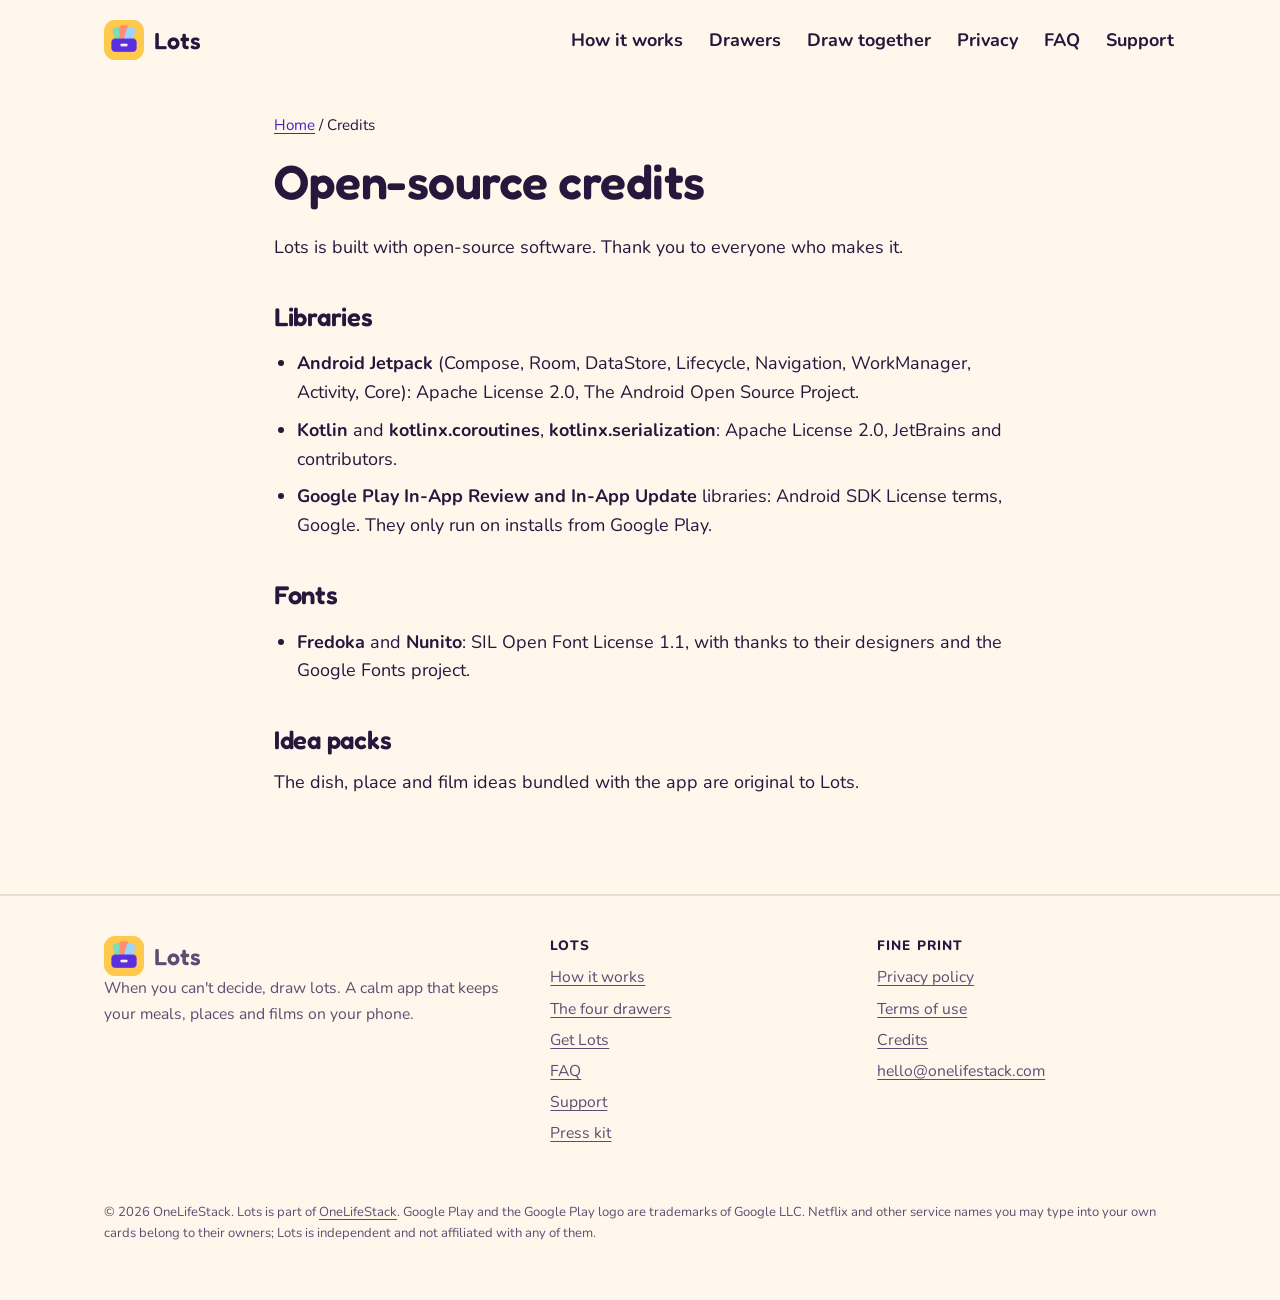
<file: credits/index.html>
<!doctype html>
<html lang="en"><head><meta charset="utf-8">
<meta name="viewport" content="width=device-width, initial-scale=1">
<title>Credits | Lots</title>
<meta name="description" content="Open source software and fonts used in Lots.">
<meta name="theme-color" content="#FFF6EC" media="(prefers-color-scheme: light)"><meta name="theme-color" content="#1A1226" media="(prefers-color-scheme: dark)">
<meta http-equiv="Content-Security-Policy" content="default-src 'self'; script-src 'self'; img-src 'self' data:; style-src 'self' 'unsafe-inline'; font-src 'self'; base-uri 'self'; form-action 'none'">
<link rel="canonical" href="https://lots.onelifestack.com/credits/">
<link rel="manifest" href="/site.webmanifest">
<link rel="icon" href="/assets/icon-32.png" sizes="32x32" type="image/png"><link rel="apple-touch-icon" href="/assets/icon-180.png">
<link rel="preload" href="/assets/fonts/fredoka-600.ttf" as="font" type="font/ttf" crossorigin><link rel="preload" href="/assets/fonts/nunito-400.woff2" as="font" type="font/woff2" crossorigin><link rel="preload" href="/assets/fonts/nunito-700.woff2" as="font" type="font/woff2" crossorigin><link rel="preload" href="/assets/fonts/nunito-800.woff2" as="font" type="font/woff2" crossorigin>
<meta property="og:type" content="website"><meta property="og:site_name" content="Lots"><meta property="og:title" content="Credits | Lots">
<meta property="og:description" content="Open source software and fonts used in Lots."><meta property="og:url" content="https://lots.onelifestack.com/credits/"><meta property="og:image" content="https://lots.onelifestack.com/assets/og.png">
<meta name="twitter:card" content="summary_large_image">
<link rel="stylesheet" href="/assets/site.css">
<script src="/assets/site.js" defer></script>
</head><body>
<a class="skip" href="#main">Skip to content</a>
<header class="site"><div class="wrap"><a class="brand" href="/"><img src="/assets/icon-180.png" width="40" height="40" alt="">Lots</a>
<nav class="main" aria-label="Main"><a href="/#how">How it works</a><a href="/#drawers">Drawers</a><a href="/#together">Draw together</a><a href="/#privacy">Privacy</a><a href="/#faq">FAQ</a><a href="/support/">Support</a></nav></div></header>
<main id="main">
<div class="article"><div class="wrap"><p class="crumbs"><a href="/">Home</a> / Credits</p><h1>Open-source credits</h1>
<p>Lots is built with open-source software. Thank you to everyone who makes it.</p>
<h2>Libraries</h2>
<ul><li><strong>Android Jetpack</strong> (Compose, Room, DataStore, Lifecycle, Navigation, WorkManager, Activity, Core): Apache License 2.0, The Android Open Source Project.</li><li><strong>Kotlin</strong> and <strong>kotlinx.coroutines</strong>, <strong>kotlinx.serialization</strong>: Apache License 2.0, JetBrains and contributors.</li><li><strong>Google Play In-App Review and In-App Update</strong> libraries: Android SDK License terms, Google. They only run on installs from Google Play.</li></ul>
<h2>Fonts</h2>
<ul><li><strong>Fredoka</strong> and <strong>Nunito</strong>: SIL Open Font License 1.1, with thanks to their designers and the Google Fonts project.</li></ul>
<h2>Idea packs</h2>
<p>The dish, place and film ideas bundled with the app are original to Lots.</p></div></div>
</main>
<footer class="site"><div class="wrap">
<div><a class="brand" href="/"><img src="/assets/icon-180.png" width="40" height="40" alt="">Lots</a>
<p>When you can't decide, draw lots. A calm app that keeps your meals, places and films on your phone.</p></div>
<div><h2>Lots</h2><ul><li><a href="/#how">How it works</a></li><li><a href="/#drawers">The four drawers</a></li><li><a href="/#get">Get Lots</a></li><li><a href="/#faq">FAQ</a></li><li><a href="/support/">Support</a></li><li><a href="/press/">Press kit</a></li></ul></div>
<div><h2>Fine print</h2><ul><li><a href="/privacy/">Privacy policy</a></li><li><a href="/terms/">Terms of use</a></li><li><a href="/credits/">Credits</a></li><li><a href="mailto:hello@onelifestack.com">hello@onelifestack.com</a></li></ul></div>
<small>© 2026 OneLifeStack. Lots is part of <a href="https://onelifestack.com">OneLifeStack</a>. Google Play and the Google Play logo are trademarks of Google LLC. Netflix and other service names you may type into your own cards belong to their owners; Lots is independent and not affiliated with any of them.</small>
</div></footer></body></html>
</file>
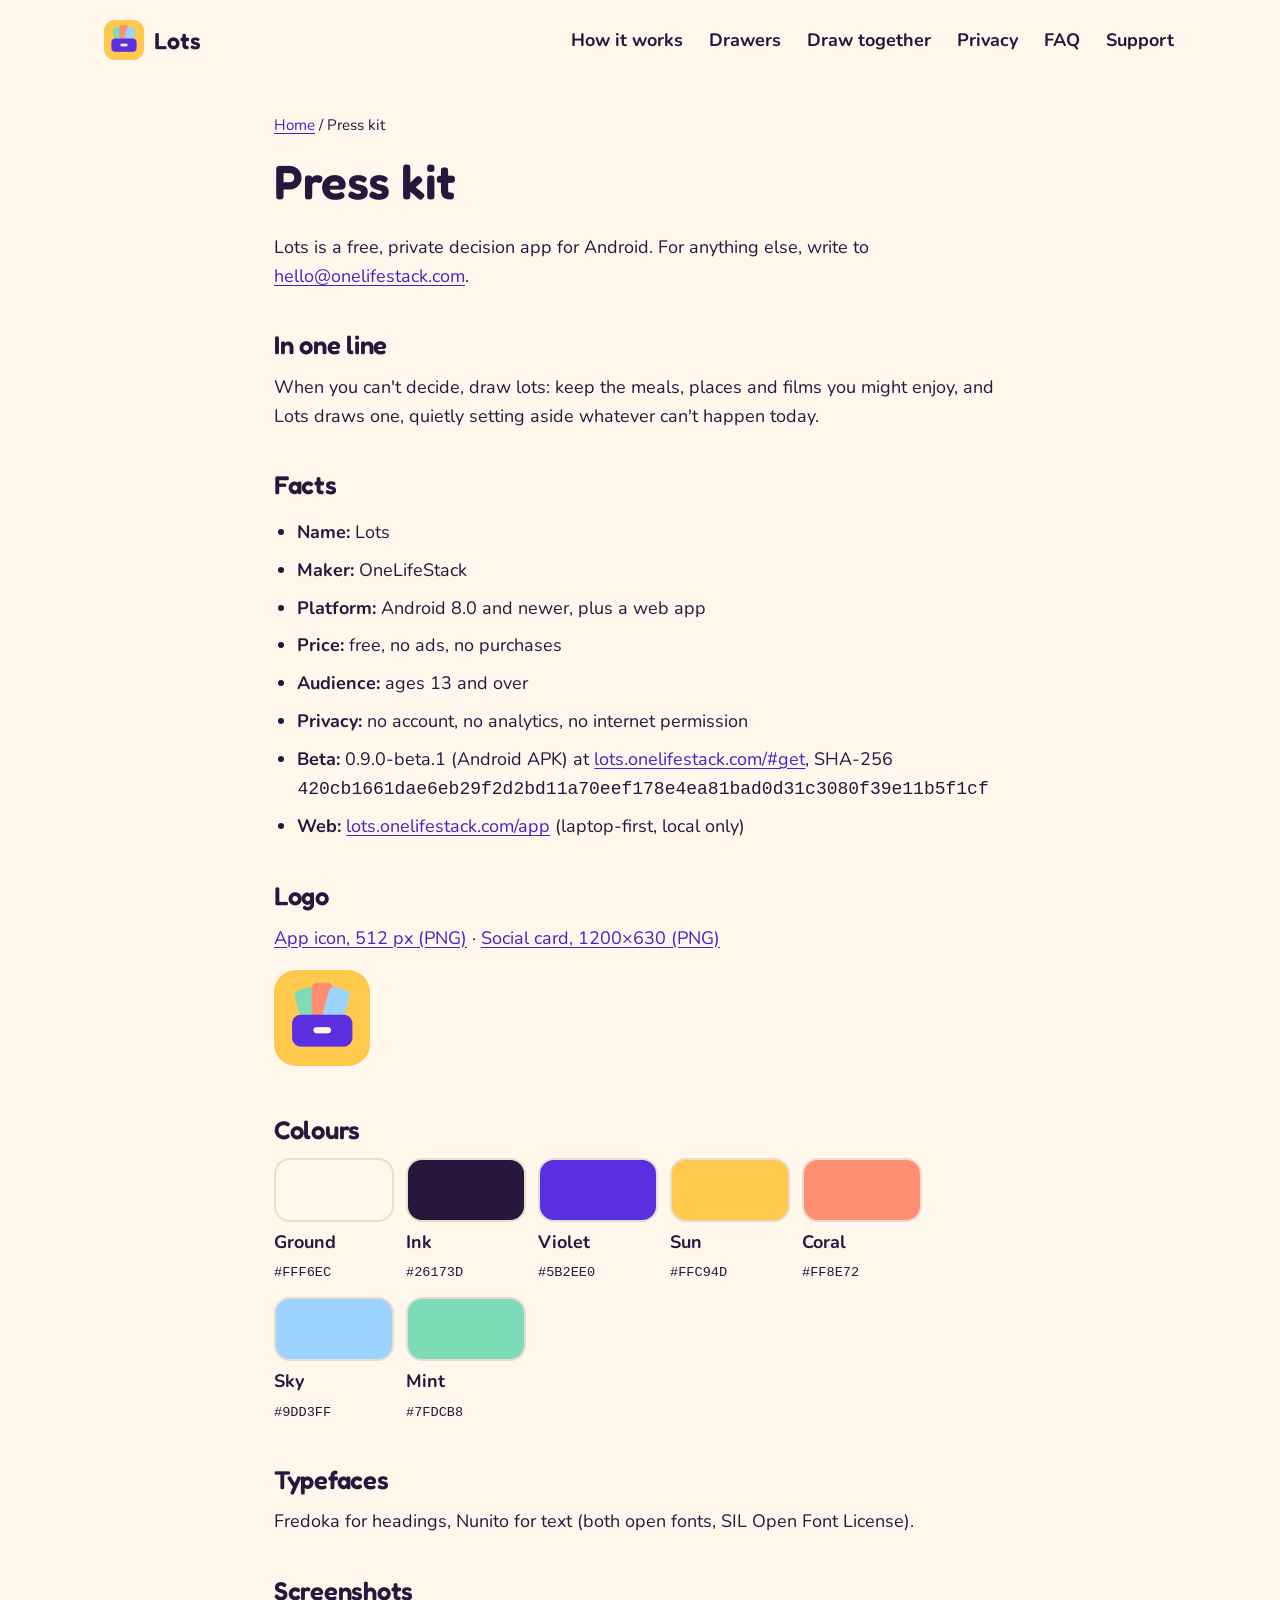
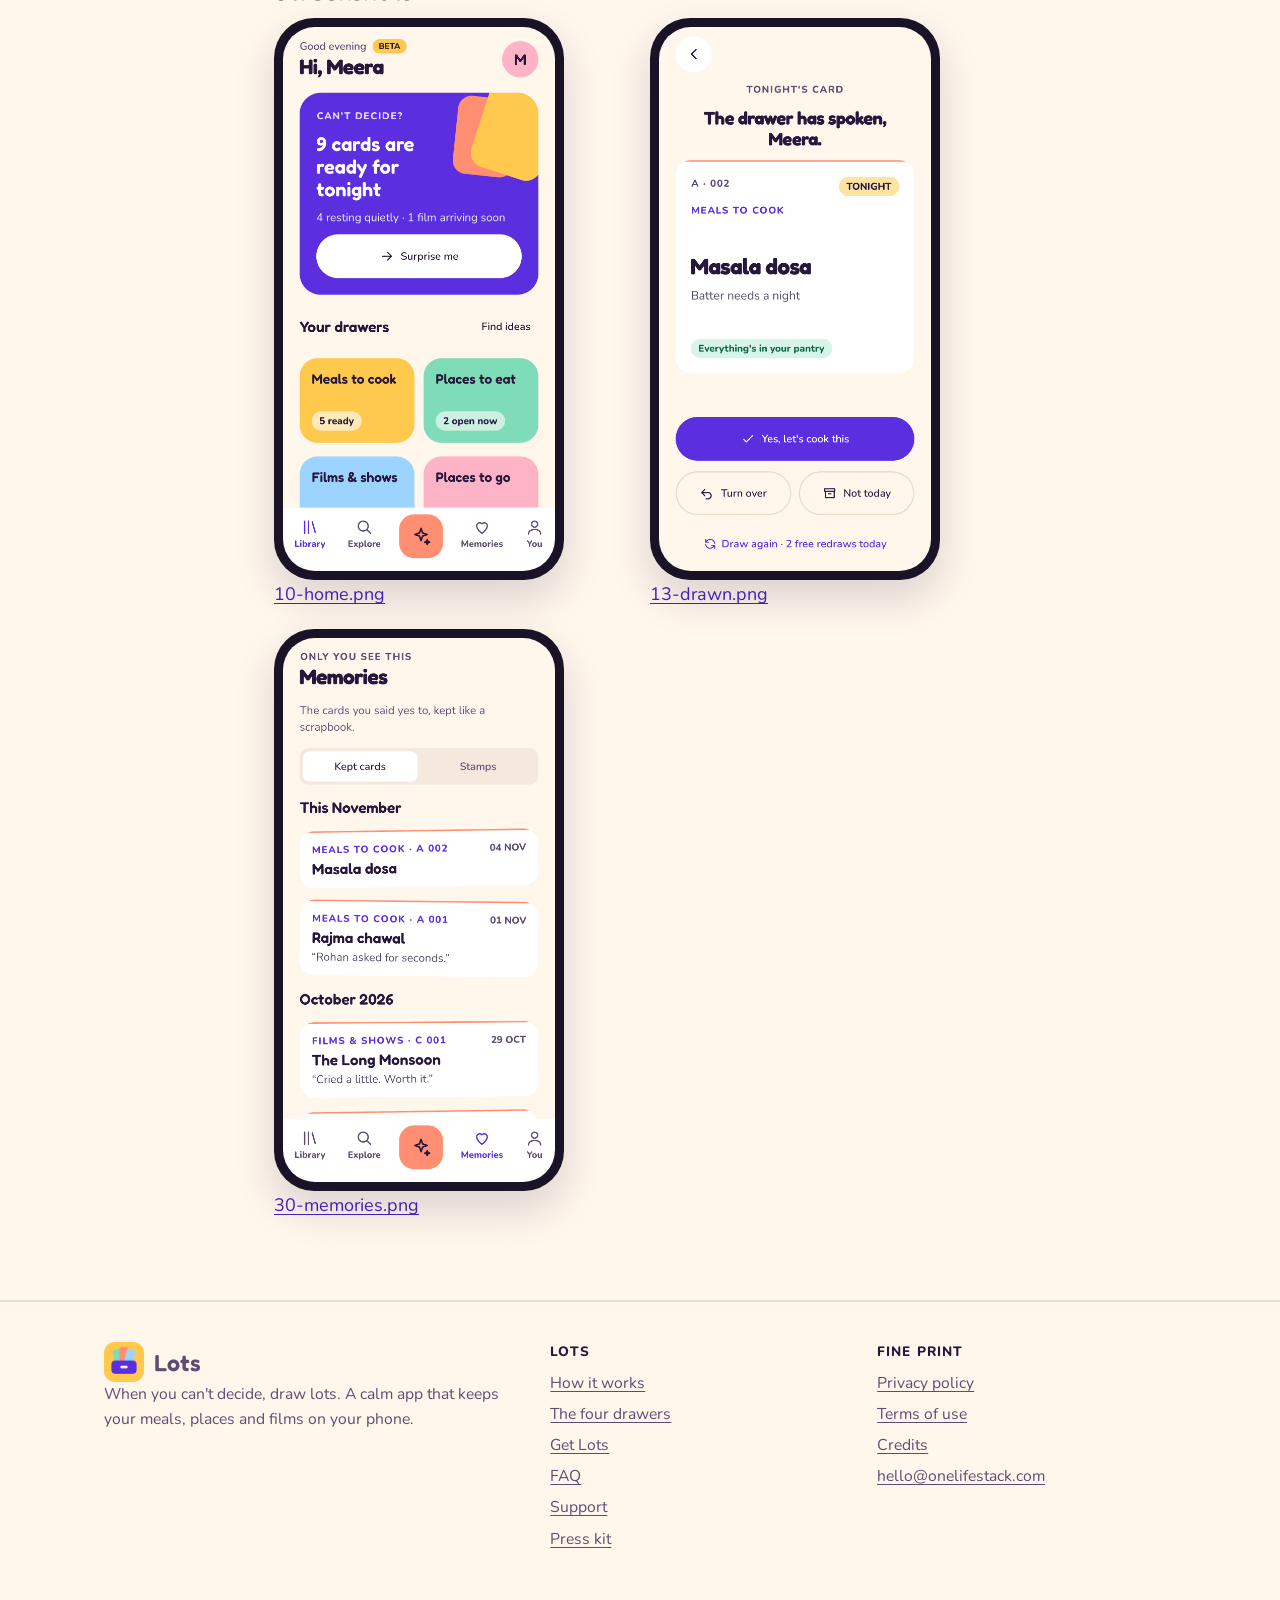
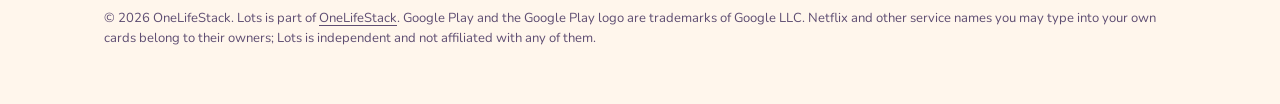
<file: press/index.html>
<!doctype html>
<html lang="en"><head><meta charset="utf-8">
<meta name="viewport" content="width=device-width, initial-scale=1">
<title>Press kit | Lots</title>
<meta name="description" content="Logo, colours and screenshots for Lots.">
<meta name="theme-color" content="#FFF6EC" media="(prefers-color-scheme: light)"><meta name="theme-color" content="#1A1226" media="(prefers-color-scheme: dark)">
<meta http-equiv="Content-Security-Policy" content="default-src 'self'; script-src 'self'; img-src 'self' data:; style-src 'self' 'unsafe-inline'; font-src 'self'; base-uri 'self'; form-action 'none'">
<link rel="canonical" href="https://lots.onelifestack.com/press/">
<link rel="manifest" href="/site.webmanifest">
<link rel="icon" href="/assets/icon-32.png" sizes="32x32" type="image/png"><link rel="apple-touch-icon" href="/assets/icon-180.png">
<link rel="preload" href="/assets/fonts/fredoka-600.ttf" as="font" type="font/ttf" crossorigin><link rel="preload" href="/assets/fonts/nunito-400.woff2" as="font" type="font/woff2" crossorigin><link rel="preload" href="/assets/fonts/nunito-700.woff2" as="font" type="font/woff2" crossorigin><link rel="preload" href="/assets/fonts/nunito-800.woff2" as="font" type="font/woff2" crossorigin>
<meta property="og:type" content="website"><meta property="og:site_name" content="Lots"><meta property="og:title" content="Press kit | Lots">
<meta property="og:description" content="Logo, colours and screenshots for Lots."><meta property="og:url" content="https://lots.onelifestack.com/press/"><meta property="og:image" content="https://lots.onelifestack.com/assets/og.png">
<meta name="twitter:card" content="summary_large_image">
<link rel="stylesheet" href="/assets/site.css">
<script src="/assets/site.js" defer></script>
</head><body>
<a class="skip" href="#main">Skip to content</a>
<header class="site"><div class="wrap"><a class="brand" href="/"><img src="/assets/icon-180.png" width="40" height="40" alt="">Lots</a>
<nav class="main" aria-label="Main"><a href="/#how">How it works</a><a href="/#drawers">Drawers</a><a href="/#together">Draw together</a><a href="/#privacy">Privacy</a><a href="/#faq">FAQ</a><a href="/support/">Support</a></nav></div></header>
<main id="main">
<div class="article"><div class="wrap"><p class="crumbs"><a href="/">Home</a> / Press kit</p><h1>Press kit</h1><p>Lots is a free, private decision app for Android. For anything else, write to <a href="mailto:hello@onelifestack.com">hello@onelifestack.com</a>.</p>
<h2>In one line</h2><p>When you can't decide, draw lots: keep the meals, places and films you might enjoy, and Lots draws one, quietly setting aside whatever can't happen today.</p>
<h2>Facts</h2><ul><li><strong>Name:</strong> Lots</li><li><strong>Maker:</strong> OneLifeStack</li><li><strong>Platform:</strong> Android 8.0 and newer, plus a web app</li><li><strong>Price:</strong> free, no ads, no purchases</li><li><strong>Audience:</strong> ages 13 and over</li><li><strong>Privacy:</strong> no account, no analytics, no internet permission</li><li><strong>Beta:</strong> 0.9.0-beta.1 (Android APK) at <a href="/#get">lots.onelifestack.com/#get</a>, SHA-256 <code>420cb1661dae6eb29f2d2bd11a70eef178e4ea81bad0d31c3080f39e11b5f1cf</code></li><li><strong>Web:</strong> <a href="/app/">lots.onelifestack.com/app</a> (laptop-first, local only)</li></ul>
<h2>Logo</h2><p><a href="/assets/icon-512.png" download>App icon, 512 px (PNG)</a> · <a href="/assets/og.png" download>Social card, 1200×630 (PNG)</a></p>
<p><img src="/assets/icon-192.png" width="96" height="96" alt="Lots app icon" style="border-radius:22px"></p>
<h2>Colours</h2><div class="swatches"><div class="swatch"><span style="background:#FFF6EC"></span><strong>Ground</strong><br><code>#FFF6EC</code></div><div class="swatch"><span style="background:#26173D"></span><strong>Ink</strong><br><code>#26173D</code></div><div class="swatch"><span style="background:#5B2EE0"></span><strong>Violet</strong><br><code>#5B2EE0</code></div><div class="swatch"><span style="background:#FFC94D"></span><strong>Sun</strong><br><code>#FFC94D</code></div><div class="swatch"><span style="background:#FF8E72"></span><strong>Coral</strong><br><code>#FF8E72</code></div><div class="swatch"><span style="background:#9DD3FF"></span><strong>Sky</strong><br><code>#9DD3FF</code></div><div class="swatch"><span style="background:#7FDCB8"></span><strong>Mint</strong><br><code>#7FDCB8</code></div></div><h2>Typefaces</h2><p>Fredoka for headings, Nunito for text (both open fonts, SIL Open Font License).</p>
<h2>Screenshots</h2><div class="press-grid"><figure style="margin:0"><div class="phone"><img src="/assets/shots/10-home.png" width="1080" height="2160" alt="The Lots home screen with four drawers and a Surprise me button" loading="lazy"></div><figcaption><a href="/assets/shots/10-home.png" download>10-home.png</a></figcaption></figure><figure style="margin:0"><div class="phone"><img src="/assets/shots/13-drawn.png" width="1080" height="2160" alt="A drawn card with the buttons Yes, Not today and Draw again" loading="lazy"></div><figcaption><a href="/assets/shots/13-drawn.png" download>13-drawn.png</a></figcaption></figure><figure style="margin:0"><div class="phone"><img src="/assets/shots/30-memories.png" width="1080" height="2160" alt="Memories, the cards you said yes to kept like a scrapbook, with stamps" loading="lazy"></div><figcaption><a href="/assets/shots/30-memories.png" download>30-memories.png</a></figcaption></figure></div></div></div>
</main>
<footer class="site"><div class="wrap">
<div><a class="brand" href="/"><img src="/assets/icon-180.png" width="40" height="40" alt="">Lots</a>
<p>When you can't decide, draw lots. A calm app that keeps your meals, places and films on your phone.</p></div>
<div><h2>Lots</h2><ul><li><a href="/#how">How it works</a></li><li><a href="/#drawers">The four drawers</a></li><li><a href="/#get">Get Lots</a></li><li><a href="/#faq">FAQ</a></li><li><a href="/support/">Support</a></li><li><a href="/press/">Press kit</a></li></ul></div>
<div><h2>Fine print</h2><ul><li><a href="/privacy/">Privacy policy</a></li><li><a href="/terms/">Terms of use</a></li><li><a href="/credits/">Credits</a></li><li><a href="mailto:hello@onelifestack.com">hello@onelifestack.com</a></li></ul></div>
<small>© 2026 OneLifeStack. Lots is part of <a href="https://onelifestack.com">OneLifeStack</a>. Google Play and the Google Play logo are trademarks of Google LLC. Netflix and other service names you may type into your own cards belong to their owners; Lots is independent and not affiliated with any of them.</small>
</div></footer></body></html>
</file>
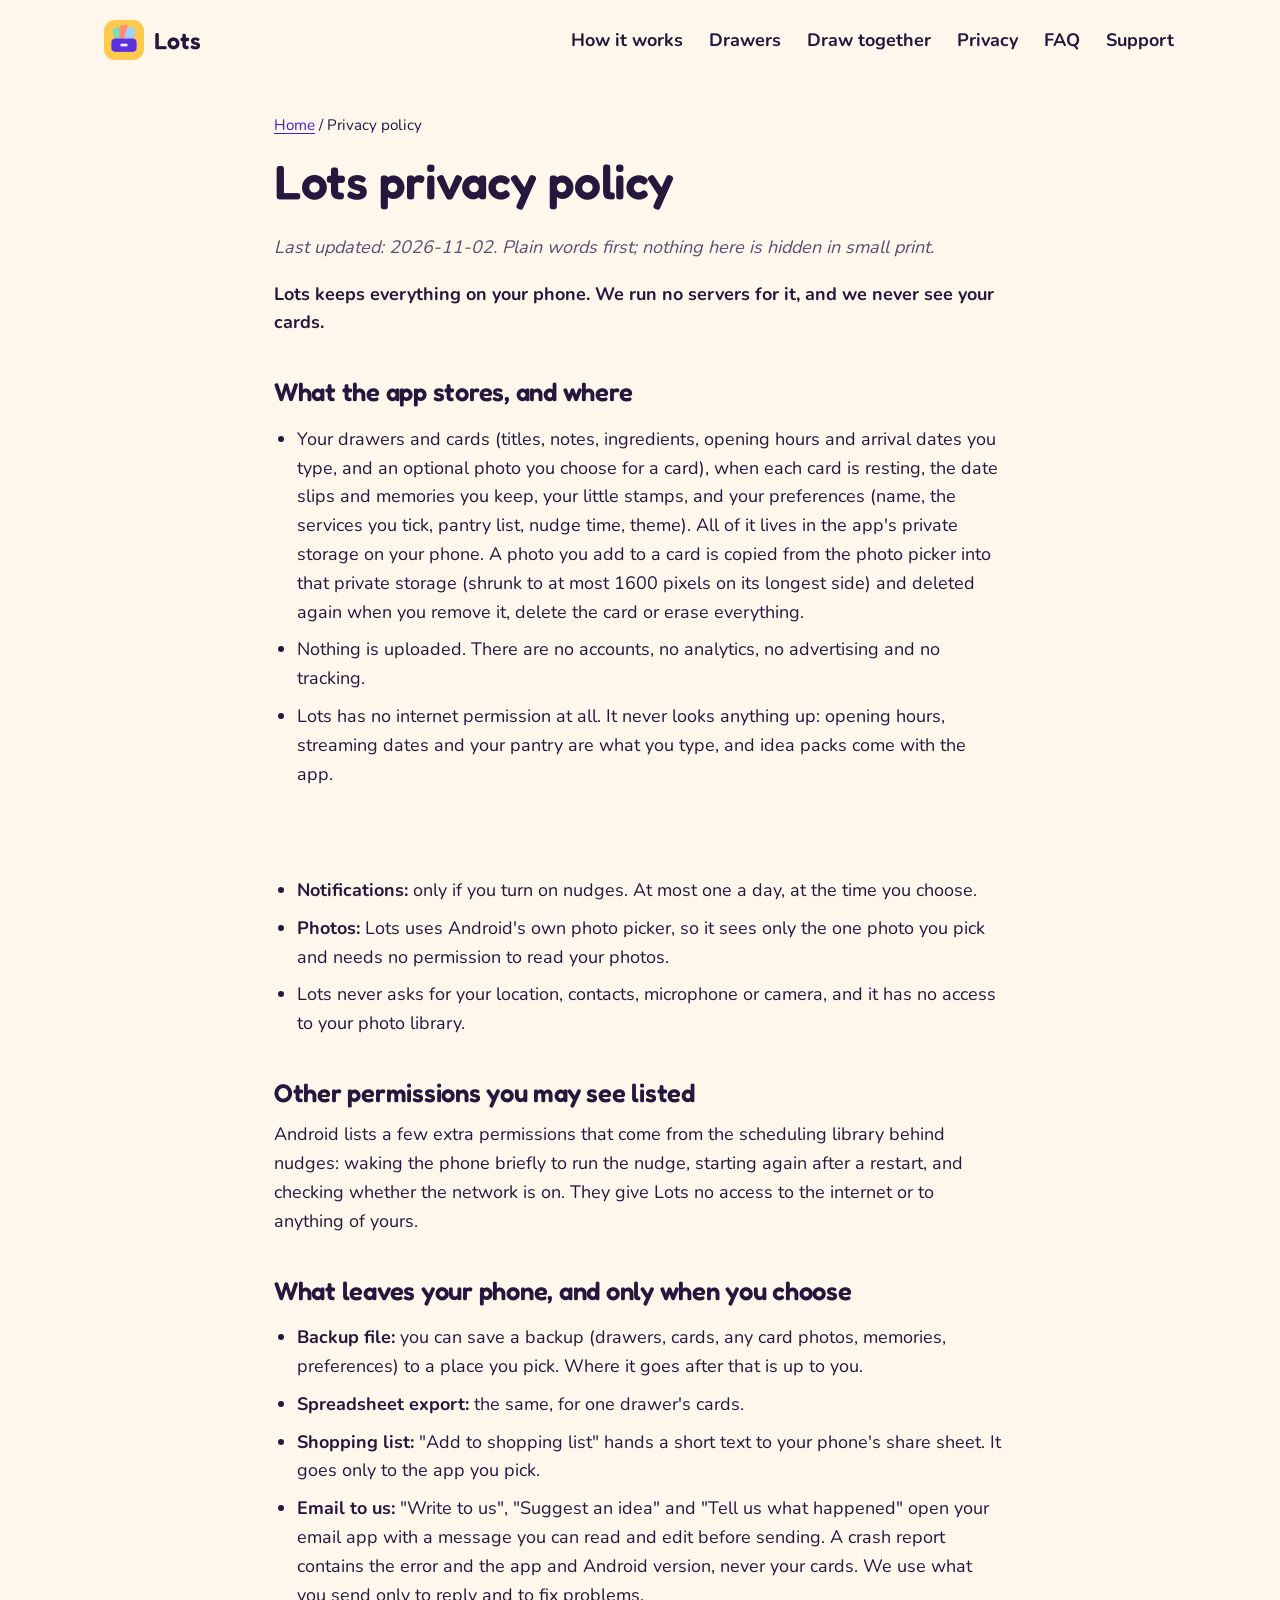
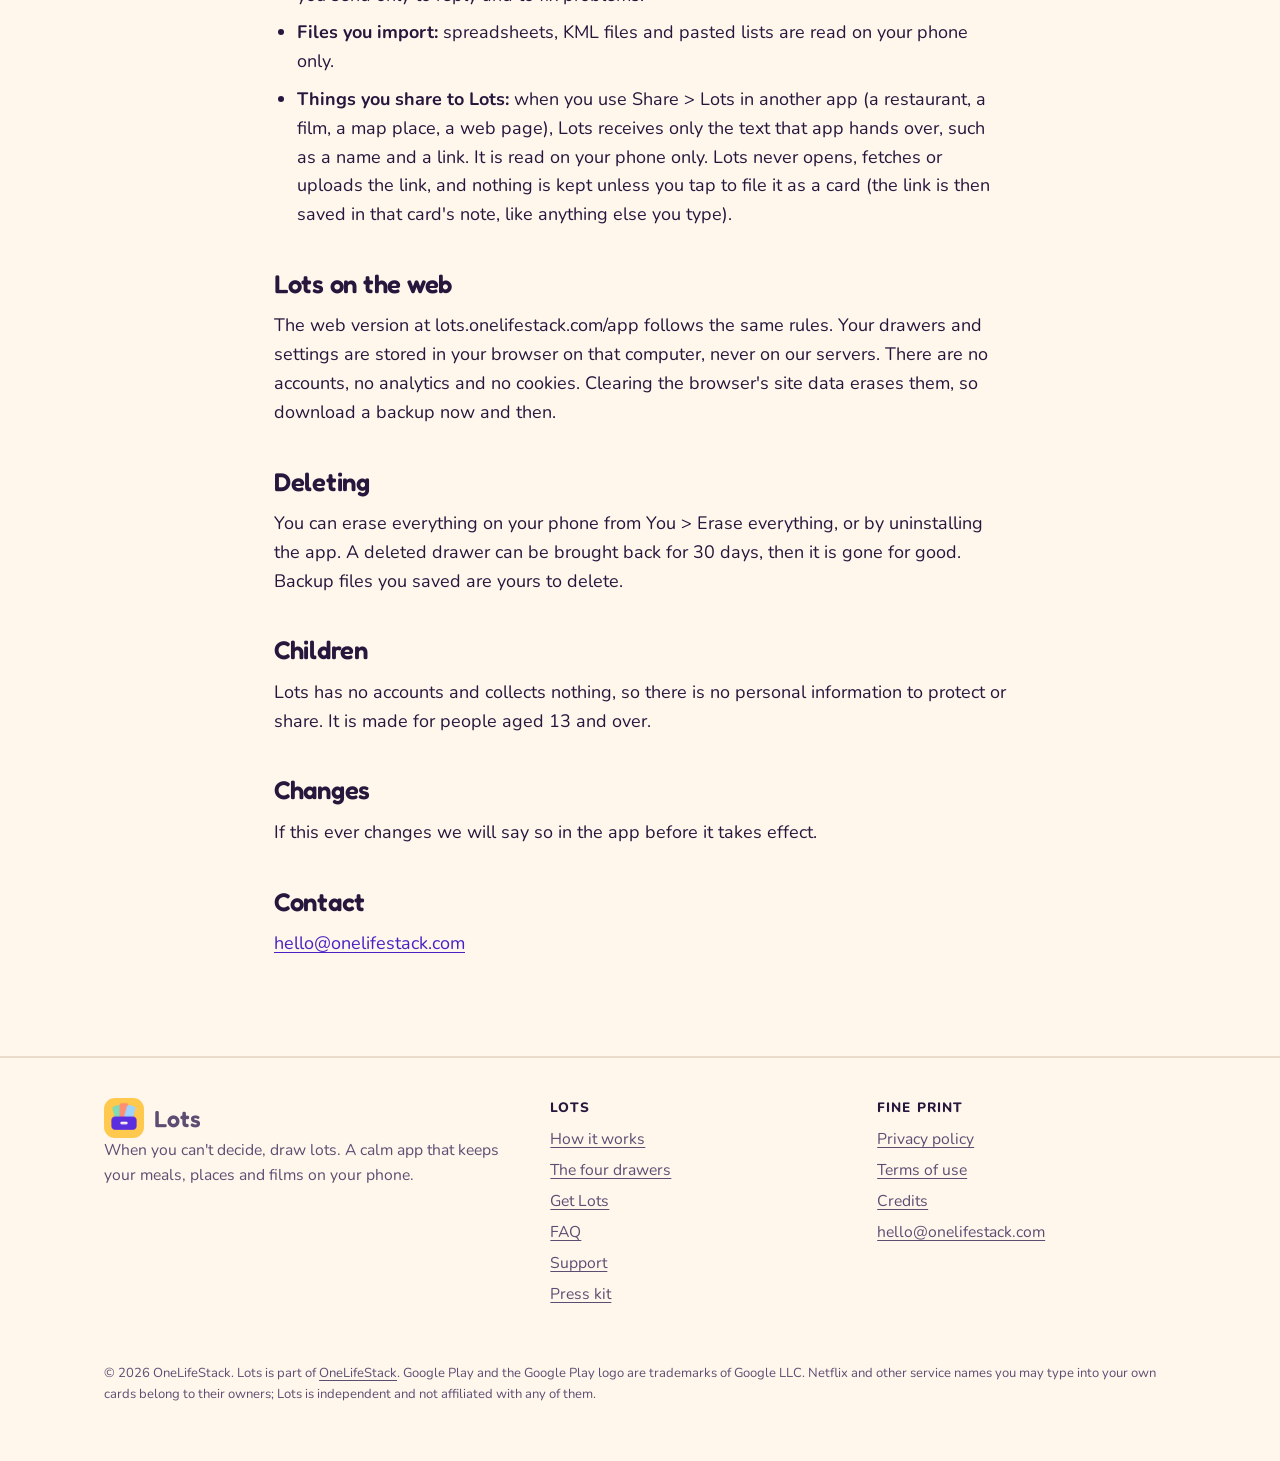
<file: privacy/index.html>
<!doctype html>
<html lang="en"><head><meta charset="utf-8">
<meta name="viewport" content="width=device-width, initial-scale=1">
<title>Privacy policy | Lots</title>
<meta name="description" content="Lots keeps everything on your phone. Read the privacy policy in plain words.">
<meta name="theme-color" content="#FFF6EC" media="(prefers-color-scheme: light)"><meta name="theme-color" content="#1A1226" media="(prefers-color-scheme: dark)">
<meta http-equiv="Content-Security-Policy" content="default-src 'self'; script-src 'self'; img-src 'self' data:; style-src 'self' 'unsafe-inline'; font-src 'self'; base-uri 'self'; form-action 'none'">
<link rel="canonical" href="https://lots.onelifestack.com/privacy/">
<link rel="manifest" href="/site.webmanifest">
<link rel="icon" href="/assets/icon-32.png" sizes="32x32" type="image/png"><link rel="apple-touch-icon" href="/assets/icon-180.png">
<link rel="preload" href="/assets/fonts/fredoka-600.ttf" as="font" type="font/ttf" crossorigin><link rel="preload" href="/assets/fonts/nunito-400.woff2" as="font" type="font/woff2" crossorigin><link rel="preload" href="/assets/fonts/nunito-700.woff2" as="font" type="font/woff2" crossorigin><link rel="preload" href="/assets/fonts/nunito-800.woff2" as="font" type="font/woff2" crossorigin>
<meta property="og:type" content="website"><meta property="og:site_name" content="Lots"><meta property="og:title" content="Privacy policy | Lots">
<meta property="og:description" content="Lots keeps everything on your phone. Read the privacy policy in plain words."><meta property="og:url" content="https://lots.onelifestack.com/privacy/"><meta property="og:image" content="https://lots.onelifestack.com/assets/og.png">
<meta name="twitter:card" content="summary_large_image">
<link rel="stylesheet" href="/assets/site.css">
<script src="/assets/site.js" defer></script>
</head><body>
<a class="skip" href="#main">Skip to content</a>
<header class="site"><div class="wrap"><a class="brand" href="/"><img src="/assets/icon-180.png" width="40" height="40" alt="">Lots</a>
<nav class="main" aria-label="Main"><a href="/#how">How it works</a><a href="/#drawers">Drawers</a><a href="/#together">Draw together</a><a href="/#privacy">Privacy</a><a href="/#faq">FAQ</a><a href="/support/">Support</a></nav></div></header>
<main id="main">
<div class="article"><div class="wrap"><p class="crumbs"><a href="/">Home</a> / Privacy policy</p><h1>Lots privacy policy</h1>
<p class="updated"><em>Last updated: 2026-11-02. Plain words first; nothing here is hidden in small print.</em></p>
<p><strong>Lots keeps everything on your phone. We run no servers for it, and we never see your cards.</strong></p>
<h2>What the app stores, and where</h2>
<ul><li>Your drawers and cards (titles, notes, ingredients, opening hours and arrival dates you type, and an optional photo you choose for a card), when each card is resting, the date slips and memories you keep, your little stamps, and your preferences (name, the services you tick, pantry list, nudge time, theme). All of it lives in the app's private storage on your phone. A photo you add to a card is copied from the photo picker into that private storage (shrunk to at most 1600 pixels on its longest side) and deleted again when you remove it, delete the card or erase everything.</li><li>Nothing is uploaded. There are no accounts, no analytics, no advertising and no tracking.</li><li>Lots has no internet permission at all. It never looks anything up: opening hours, streaming dates and your pantry are what you type, and idea packs come with the app.</li></ul>
<h2>What the app can ask to use</h2>
<ul><li><strong>Notifications:</strong> only if you turn on nudges. At most one a day, at the time you choose.</li><li><strong>Photos:</strong> Lots uses Android's own photo picker, so it sees only the one photo you pick and needs no permission to read your photos.</li><li>Lots never asks for your location, contacts, microphone or camera, and it has no access to your photo library.</li></ul>
<h2>Other permissions you may see listed</h2>
<p>Android lists a few extra permissions that come from the scheduling library behind nudges: waking the phone briefly to run the nudge, starting again after a restart, and checking whether the network is on. They give Lots no access to the internet or to anything of yours.</p>
<h2>What leaves your phone, and only when you choose</h2>
<ul><li><strong>Backup file:</strong> you can save a backup (drawers, cards, any card photos, memories, preferences) to a place you pick. Where it goes after that is up to you.</li><li><strong>Spreadsheet export:</strong> the same, for one drawer's cards.</li><li><strong>Shopping list:</strong> "Add to shopping list" hands a short text to your phone's share sheet. It goes only to the app you pick.</li><li><strong>Email to us:</strong> "Write to us", "Suggest an idea" and "Tell us what happened" open your email app with a message you can read and edit before sending. A crash report contains the error and the app and Android version, never your cards. We use what you send only to reply and to fix problems.</li><li><strong>Files you import:</strong> spreadsheets, KML files and pasted lists are read on your phone only.</li><li><strong>Things you share to Lots:</strong> when you use Share &gt; Lots in another app (a restaurant, a film, a map place, a web page), Lots receives only the text that app hands over, such as a name and a link. It is read on your phone only. Lots never opens, fetches or uploads the link, and nothing is kept unless you tap to file it as a card (the link is then saved in that card's note, like anything else you type).</li></ul>
<h2>Lots on the web</h2>
<p>The web version at lots.onelifestack.com/app follows the same rules. Your drawers and settings are stored in your browser on that computer, never on our servers. There are no accounts, no analytics and no cookies. Clearing the browser's site data erases them, so download a backup now and then.</p>
<h2>Deleting</h2>
<p>You can erase everything on your phone from You &gt; Erase everything, or by uninstalling the app. A deleted drawer can be brought back for 30 days, then it is gone for good. Backup files you saved are yours to delete.</p>
<h2>Children</h2>
<p>Lots has no accounts and collects nothing, so there is no personal information to protect or share. It is made for people aged 13 and over.</p>
<h2>Changes</h2>
<p>If this ever changes we will say so in the app before it takes effect.</p>
<h2>Contact</h2>
<p><a href="mailto:hello@onelifestack.com">hello@onelifestack.com</a></p></div></div>
</main>
<footer class="site"><div class="wrap">
<div><a class="brand" href="/"><img src="/assets/icon-180.png" width="40" height="40" alt="">Lots</a>
<p>When you can't decide, draw lots. A calm app that keeps your meals, places and films on your phone.</p></div>
<div><h2>Lots</h2><ul><li><a href="/#how">How it works</a></li><li><a href="/#drawers">The four drawers</a></li><li><a href="/#get">Get Lots</a></li><li><a href="/#faq">FAQ</a></li><li><a href="/support/">Support</a></li><li><a href="/press/">Press kit</a></li></ul></div>
<div><h2>Fine print</h2><ul><li><a href="/privacy/">Privacy policy</a></li><li><a href="/terms/">Terms of use</a></li><li><a href="/credits/">Credits</a></li><li><a href="mailto:hello@onelifestack.com">hello@onelifestack.com</a></li></ul></div>
<small>© 2026 OneLifeStack. Lots is part of <a href="https://onelifestack.com">OneLifeStack</a>. Google Play and the Google Play logo are trademarks of Google LLC. Netflix and other service names you may type into your own cards belong to their owners; Lots is independent and not affiliated with any of them.</small>
</div></footer></body></html>
</file>
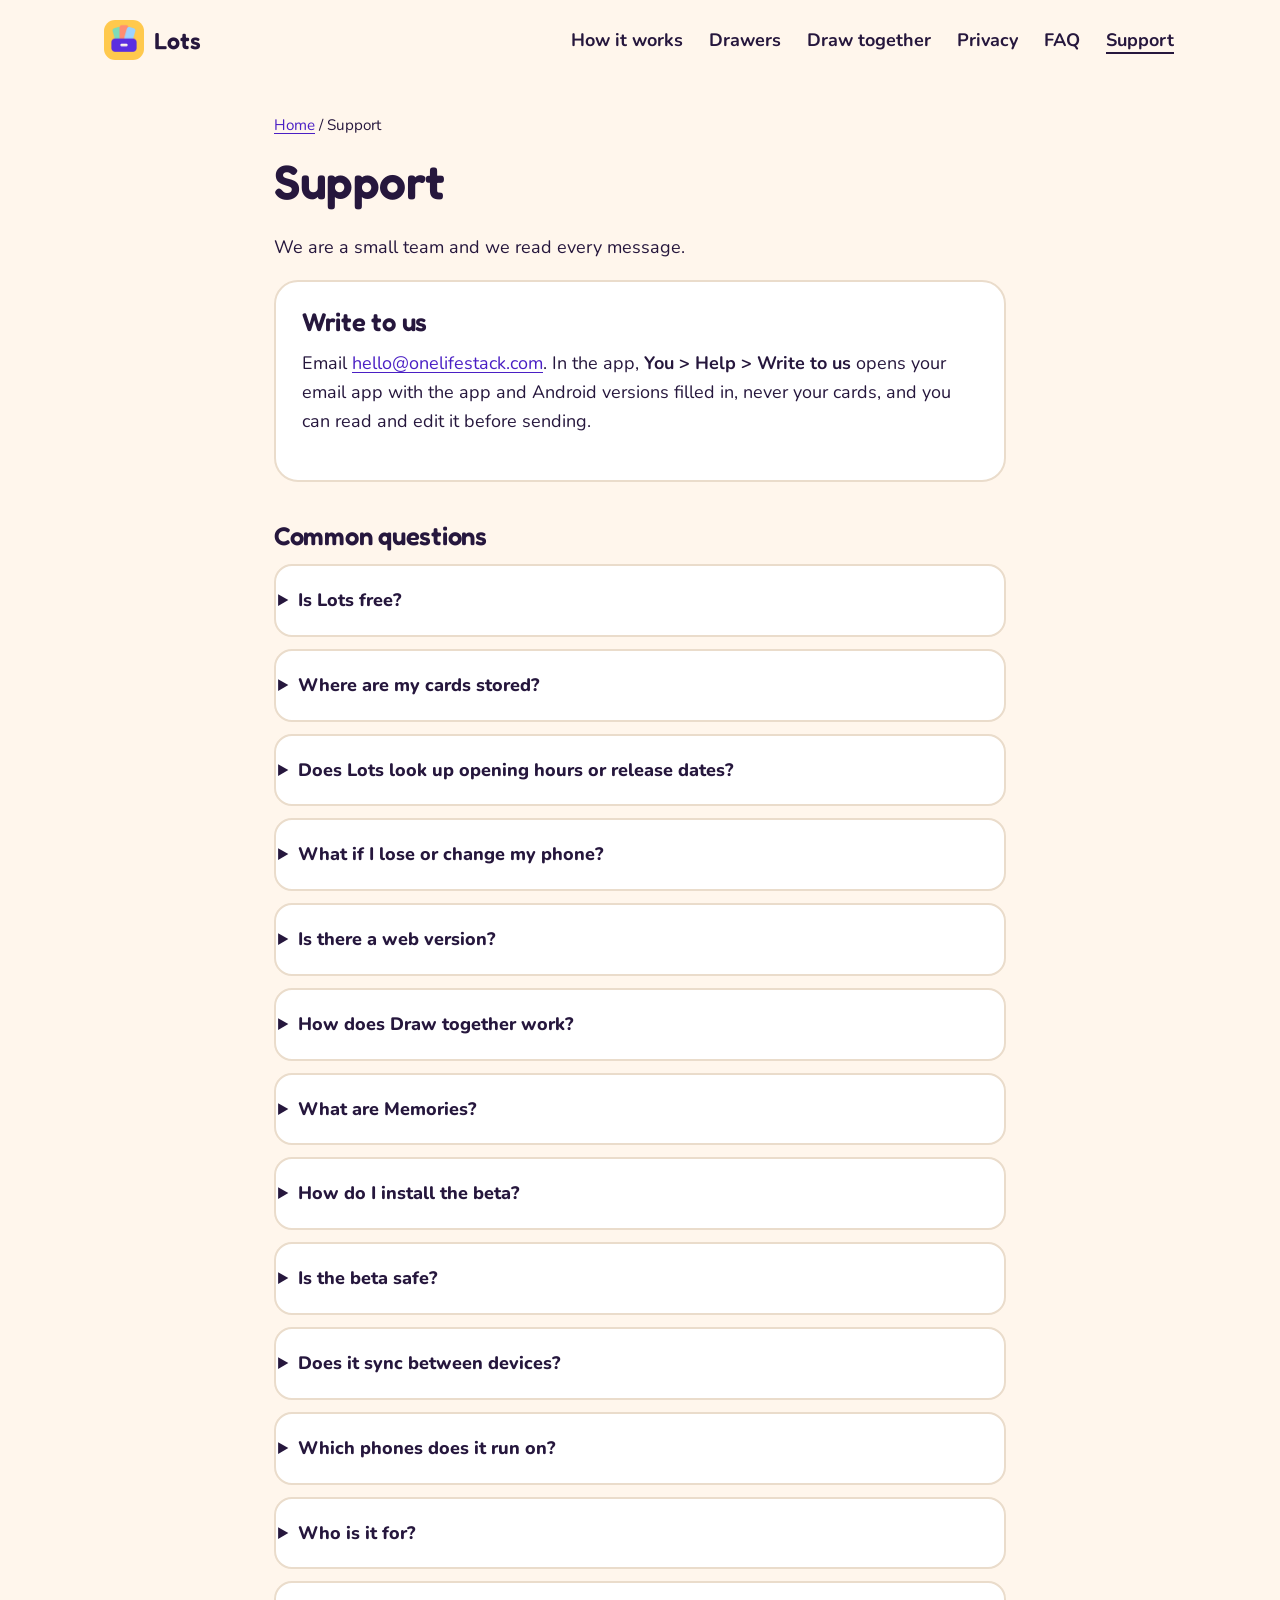
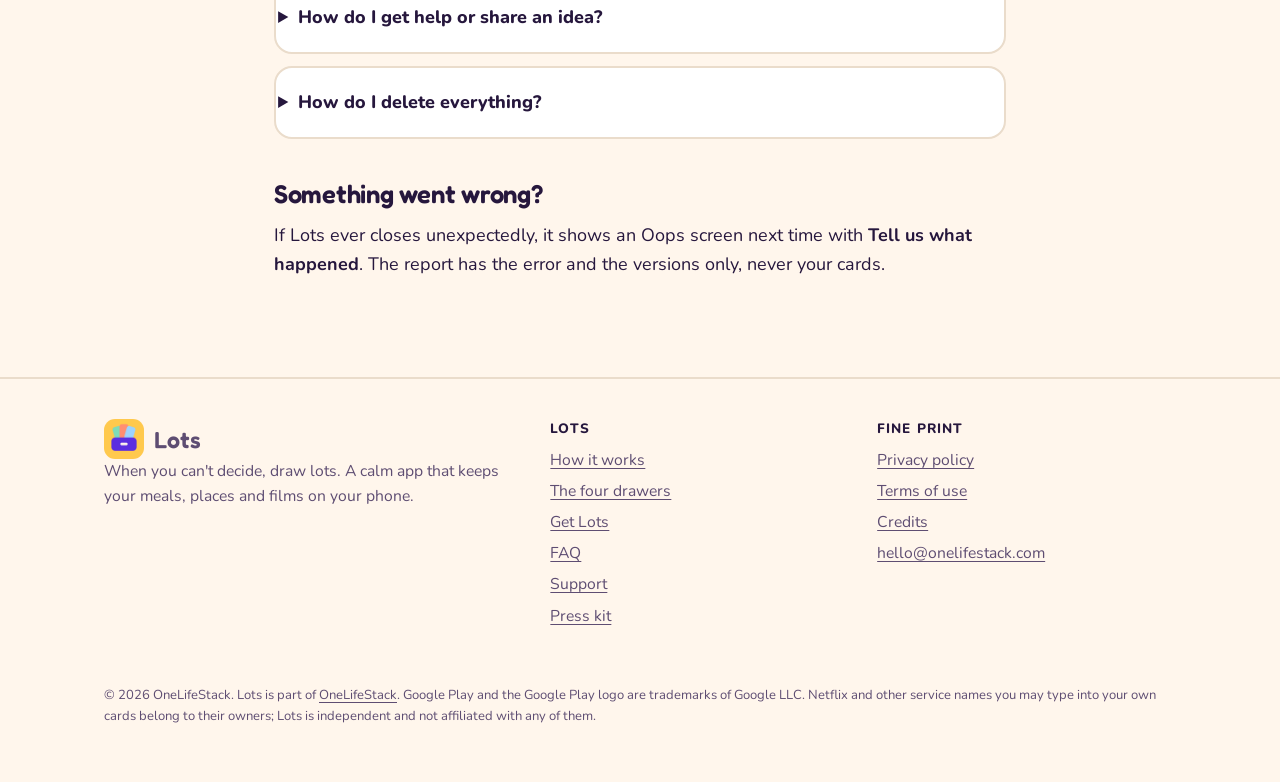
<file: support/index.html>
<!doctype html>
<html lang="en"><head><meta charset="utf-8">
<meta name="viewport" content="width=device-width, initial-scale=1">
<title>Support | Lots</title>
<meta name="description" content="Get help with Lots or send an idea.">
<meta name="theme-color" content="#FFF6EC" media="(prefers-color-scheme: light)"><meta name="theme-color" content="#1A1226" media="(prefers-color-scheme: dark)">
<meta http-equiv="Content-Security-Policy" content="default-src 'self'; script-src 'self'; img-src 'self' data:; style-src 'self' 'unsafe-inline'; font-src 'self'; base-uri 'self'; form-action 'none'">
<link rel="canonical" href="https://lots.onelifestack.com/support/">
<link rel="manifest" href="/site.webmanifest">
<link rel="icon" href="/assets/icon-32.png" sizes="32x32" type="image/png"><link rel="apple-touch-icon" href="/assets/icon-180.png">
<link rel="preload" href="/assets/fonts/fredoka-600.ttf" as="font" type="font/ttf" crossorigin><link rel="preload" href="/assets/fonts/nunito-400.woff2" as="font" type="font/woff2" crossorigin><link rel="preload" href="/assets/fonts/nunito-700.woff2" as="font" type="font/woff2" crossorigin><link rel="preload" href="/assets/fonts/nunito-800.woff2" as="font" type="font/woff2" crossorigin>
<meta property="og:type" content="website"><meta property="og:site_name" content="Lots"><meta property="og:title" content="Support | Lots">
<meta property="og:description" content="Get help with Lots or send an idea."><meta property="og:url" content="https://lots.onelifestack.com/support/"><meta property="og:image" content="https://lots.onelifestack.com/assets/og.png">
<meta name="twitter:card" content="summary_large_image">
<link rel="stylesheet" href="/assets/site.css">
<script src="/assets/site.js" defer></script>
</head><body>
<a class="skip" href="#main">Skip to content</a>
<header class="site"><div class="wrap"><a class="brand" href="/"><img src="/assets/icon-180.png" width="40" height="40" alt="">Lots</a>
<nav class="main" aria-label="Main"><a href="/#how">How it works</a><a href="/#drawers">Drawers</a><a href="/#together">Draw together</a><a href="/#privacy">Privacy</a><a href="/#faq">FAQ</a><a href="/support/" aria-current="page">Support</a></nav></div></header>
<main id="main">
<div class="article"><div class="wrap"><p class="crumbs"><a href="/">Home</a> / Support</p><h1>Support</h1><p>We are a small team and we read every message.</p>
<div class="panel"><h2 style="margin-top:0">Write to us</h2><p>Email <a href="mailto:hello@onelifestack.com">hello@onelifestack.com</a>. In the app, <strong>You &gt; Help &gt; Write to us</strong> opens your email app with the app and Android versions filled in, never your cards, and you can read and edit it before sending.</p></div>
<h2>Common questions</h2><details><summary>Is Lots free?</summary><p>Yes. There are no ads, no subscriptions and nothing to buy.</p></details><details><summary>Where are my cards stored?</summary><p>Only on your phone, in the app's private storage. There is no account and no cloud. We run no servers for Lots, so we cannot see your cards.</p></details><details><summary>Does Lots look up opening hours or release dates?</summary><p>No. Lots never goes online, so you type when a place opens and the day a film arrives. That is also why it needs no internet permission.</p></details><details><summary>What if I lose or change my phone?</summary><p>Use You > Back up to a file to save everything to a place you choose. On the new phone, restore from that file.</p></details><details><summary>Is there a web version?</summary><p>Yes: <a href="/app/">Open on the web</a>. It works on a laptop, keeps its data in that browser only, and uses the same backup file as the phone app, so you can move your drawers between them.</p></details><details><summary>How does Draw together work?</summary><p>Pass the phone. Three cards are dealt, each person has one veto, and the last card standing wins the night. It all happens on the one phone.</p></details><details><summary>What are Memories?</summary><p>The cards you said yes to, kept like a scrapbook, with a few little stamps. There are no streaks and nothing to lose. Prefer not to keep them? Turn Memories off and cards simply go back in their drawers.</p></details><details><summary>How do I install the beta?</summary><p>Open <a href="/#get">the Get Lots section</a> on your phone, tap Download, and open the file when it finishes. Android may ask you to allow installs from your browser or Files app once; say yes, then tap Install. It needs Android 8.0 or newer.</p></details><details><summary>Is the beta safe?</summary><p>It is the same app we will put on Google Play, built by us and signed with a beta key, with the same promises: no account, no ads, no tracking, no internet permission. Check the file with the SHA-256 checksum shown next to the download, and only install it from this site.</p></details><details><summary>Does it sync between devices?</summary><p>Not in this version. Nothing leaves your phone unless you save a backup file.</p></details><details><summary>Which phones does it run on?</summary><p>Android 8.0 (Oreo) and newer.</p></details><details><summary>Who is it for?</summary><p>Anyone aged 13 and over who has ever said "I don't mind, you choose" twice in a row.</p></details><details><summary>How do I get help or share an idea?</summary><p>Open You > Help in the app, or write to <a href="mailto:hello@onelifestack.com">hello@onelifestack.com</a>.</p></details><details><summary>How do I delete everything?</summary><p>You > Erase everything in the app, or just uninstall it. There is nothing to delete anywhere else.</p></details><h2>Something went wrong?</h2><p>If Lots ever closes unexpectedly, it shows an Oops screen next time with <strong>Tell us what happened</strong>. The report has the error and the versions only, never your cards.</p></div></div>
</main>
<footer class="site"><div class="wrap">
<div><a class="brand" href="/"><img src="/assets/icon-180.png" width="40" height="40" alt="">Lots</a>
<p>When you can't decide, draw lots. A calm app that keeps your meals, places and films on your phone.</p></div>
<div><h2>Lots</h2><ul><li><a href="/#how">How it works</a></li><li><a href="/#drawers">The four drawers</a></li><li><a href="/#get">Get Lots</a></li><li><a href="/#faq">FAQ</a></li><li><a href="/support/">Support</a></li><li><a href="/press/">Press kit</a></li></ul></div>
<div><h2>Fine print</h2><ul><li><a href="/privacy/">Privacy policy</a></li><li><a href="/terms/">Terms of use</a></li><li><a href="/credits/">Credits</a></li><li><a href="mailto:hello@onelifestack.com">hello@onelifestack.com</a></li></ul></div>
<small>© 2026 OneLifeStack. Lots is part of <a href="https://onelifestack.com">OneLifeStack</a>. Google Play and the Google Play logo are trademarks of Google LLC. Netflix and other service names you may type into your own cards belong to their owners; Lots is independent and not affiliated with any of them.</small>
</div></footer></body></html>
</file>
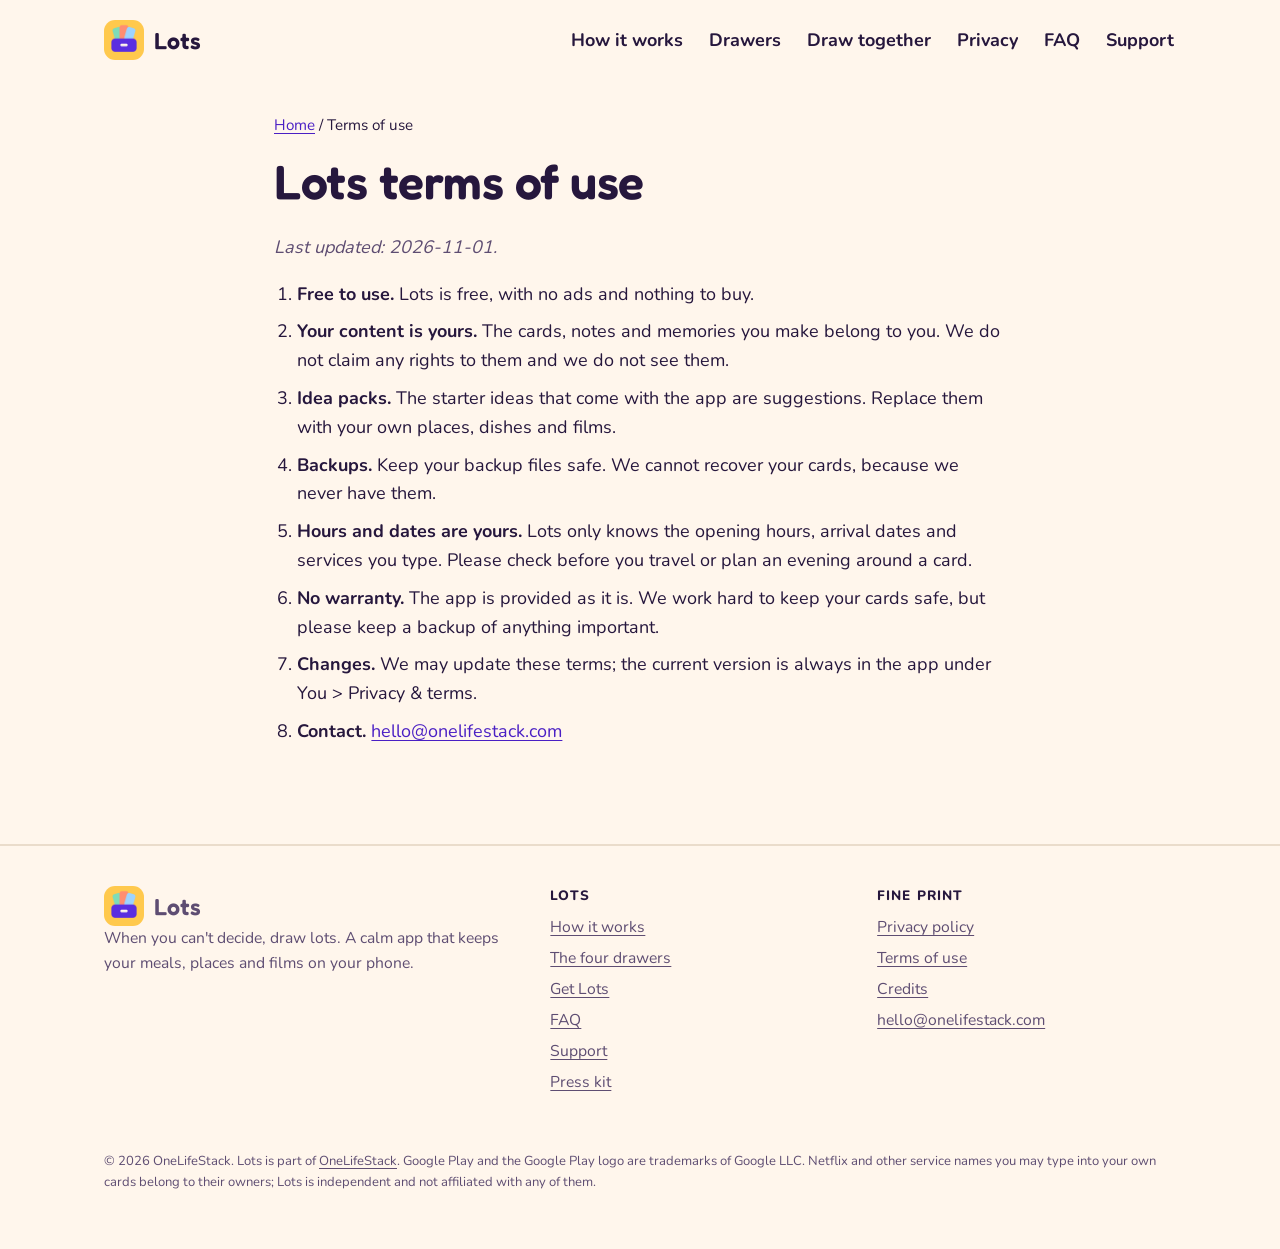
<file: terms/index.html>
<!doctype html>
<html lang="en"><head><meta charset="utf-8">
<meta name="viewport" content="width=device-width, initial-scale=1">
<title>Terms of use | Lots</title>
<meta name="description" content="The terms for using Lots.">
<meta name="theme-color" content="#FFF6EC" media="(prefers-color-scheme: light)"><meta name="theme-color" content="#1A1226" media="(prefers-color-scheme: dark)">
<meta http-equiv="Content-Security-Policy" content="default-src 'self'; script-src 'self'; img-src 'self' data:; style-src 'self' 'unsafe-inline'; font-src 'self'; base-uri 'self'; form-action 'none'">
<link rel="canonical" href="https://lots.onelifestack.com/terms/">
<link rel="manifest" href="/site.webmanifest">
<link rel="icon" href="/assets/icon-32.png" sizes="32x32" type="image/png"><link rel="apple-touch-icon" href="/assets/icon-180.png">
<link rel="preload" href="/assets/fonts/fredoka-600.ttf" as="font" type="font/ttf" crossorigin><link rel="preload" href="/assets/fonts/nunito-400.woff2" as="font" type="font/woff2" crossorigin><link rel="preload" href="/assets/fonts/nunito-700.woff2" as="font" type="font/woff2" crossorigin><link rel="preload" href="/assets/fonts/nunito-800.woff2" as="font" type="font/woff2" crossorigin>
<meta property="og:type" content="website"><meta property="og:site_name" content="Lots"><meta property="og:title" content="Terms of use | Lots">
<meta property="og:description" content="The terms for using Lots."><meta property="og:url" content="https://lots.onelifestack.com/terms/"><meta property="og:image" content="https://lots.onelifestack.com/assets/og.png">
<meta name="twitter:card" content="summary_large_image">
<link rel="stylesheet" href="/assets/site.css">
<script src="/assets/site.js" defer></script>
</head><body>
<a class="skip" href="#main">Skip to content</a>
<header class="site"><div class="wrap"><a class="brand" href="/"><img src="/assets/icon-180.png" width="40" height="40" alt="">Lots</a>
<nav class="main" aria-label="Main"><a href="/#how">How it works</a><a href="/#drawers">Drawers</a><a href="/#together">Draw together</a><a href="/#privacy">Privacy</a><a href="/#faq">FAQ</a><a href="/support/">Support</a></nav></div></header>
<main id="main">
<div class="article"><div class="wrap"><p class="crumbs"><a href="/">Home</a> / Terms of use</p><h1>Lots terms of use</h1>
<p class="updated"><em>Last updated: 2026-11-01.</em></p>
<ol><li><strong>Free to use.</strong> Lots is free, with no ads and nothing to buy.</li><li><strong>Your content is yours.</strong> The cards, notes and memories you make belong to you. We do not claim any rights to them and we do not see them.</li><li><strong>Idea packs.</strong> The starter ideas that come with the app are suggestions. Replace them with your own places, dishes and films.</li><li><strong>Backups.</strong> Keep your backup files safe. We cannot recover your cards, because we never have them.</li><li><strong>Hours and dates are yours.</strong> Lots only knows the opening hours, arrival dates and services you type. Please check before you travel or plan an evening around a card.</li><li><strong>No warranty.</strong> The app is provided as it is. We work hard to keep your cards safe, but please keep a backup of anything important.</li><li><strong>Changes.</strong> We may update these terms; the current version is always in the app under You &gt; Privacy &amp; terms.</li><li><strong>Contact.</strong> <a href="mailto:hello@onelifestack.com">hello@onelifestack.com</a></li></ol></div></div>
</main>
<footer class="site"><div class="wrap">
<div><a class="brand" href="/"><img src="/assets/icon-180.png" width="40" height="40" alt="">Lots</a>
<p>When you can't decide, draw lots. A calm app that keeps your meals, places and films on your phone.</p></div>
<div><h2>Lots</h2><ul><li><a href="/#how">How it works</a></li><li><a href="/#drawers">The four drawers</a></li><li><a href="/#get">Get Lots</a></li><li><a href="/#faq">FAQ</a></li><li><a href="/support/">Support</a></li><li><a href="/press/">Press kit</a></li></ul></div>
<div><h2>Fine print</h2><ul><li><a href="/privacy/">Privacy policy</a></li><li><a href="/terms/">Terms of use</a></li><li><a href="/credits/">Credits</a></li><li><a href="mailto:hello@onelifestack.com">hello@onelifestack.com</a></li></ul></div>
<small>© 2026 OneLifeStack. Lots is part of <a href="https://onelifestack.com">OneLifeStack</a>. Google Play and the Google Play logo are trademarks of Google LLC. Netflix and other service names you may type into your own cards belong to their owners; Lots is independent and not affiliated with any of them.</small>
</div></footer></body></html>
</file>
<file: assets/site.css>
/* Lots site. Tokens come from the app and the Lots design boards; the dark palette is shared with Pocketful. */
@font-face { font-family: Fredoka; font-weight: 500 700; font-display: swap; src: url(/assets/fonts/fredoka-600.ttf) format("truetype"); }
@font-face { font-family: Nunito; font-weight: 400; font-display: swap; src: url(/assets/fonts/nunito-400.woff2) format("woff2"); }
@font-face { font-family: Nunito; font-weight: 600; font-display: swap; src: url(/assets/fonts/nunito-600.woff2) format("woff2"); }
@font-face { font-family: Nunito; font-weight: 700; font-display: swap; src: url(/assets/fonts/nunito-700.woff2) format("woff2"); }
@font-face { font-family: Nunito; font-weight: 800; font-display: swap; src: url(/assets/fonts/nunito-800.woff2) format("woff2"); }

:root {
  --bg: #FFF6EC; --surface: #FFFFFF; --outline: #EADCCB; --ink: #26173D; --muted: #5E4D72; --primary: #5B2EE0; --on-primary: #FFFFFF;
  --primary-soft: #E9E2FF; --accent: #FF8E72; --warn: #FFF1D6; --link: #4A1FC4;
  --yellow: #FFC94D; --coral: #FF8E72; --sky: #9DD3FF; --lilac: #C3B1FF; --pink: #FFB3C7; --mint: #7FDCB8; --deck-ink: #26173D;
  --shadow: 0 18px 40px rgba(38, 23, 61, .16);
  --radius: 24px; --pill: 999px; --maxw: 1120px;
}
@media (prefers-color-scheme: dark) {
  :root { --bg: #1A1226; --surface: #2A1F3A; --outline: #3B2D4F; --ink: #F3ECFA; --muted: #C9B8DC; --primary-soft: #3A2D5C; --warn: #3A2F1A; --link: #C4B2FF; --shadow: 0 18px 40px rgba(0, 0, 0, .45); }
}

*, *::before, *::after { box-sizing: border-box; }
html { scroll-behavior: smooth; -webkit-text-size-adjust: 100%; }
@media (prefers-reduced-motion: reduce) { html { scroll-behavior: auto; } * { animation: none !important; transition: none !important; } }
body { margin: 0; background: var(--bg); color: var(--ink); font: 400 18px/1.6 Nunito, system-ui, sans-serif; }
img { max-width: 100%; height: auto; }
h1, h2, h3 { font-family: Fredoka, Nunito, system-ui, sans-serif; font-weight: 700; line-height: 1.12; margin: 0 0 .5em; letter-spacing: -.01em; }
h1 { font-size: clamp(2.4rem, 6vw, 4rem); }
h2 { font-size: clamp(1.8rem, 4vw, 2.6rem); }
h3 { font-size: 1.3rem; }
p { margin: 0 0 1em; }
a { color: var(--link); text-underline-offset: 3px; }
a:hover { text-decoration-thickness: 2px; }
:focus-visible { outline: 3px solid var(--primary); outline-offset: 3px; border-radius: 6px; }
.skip { position: absolute; left: -999px; top: 8px; background: var(--primary); color: var(--on-primary); padding: 10px 16px; border-radius: var(--pill); z-index: 10; }
.skip:focus { left: 8px; }
.wrap { max-width: var(--maxw); margin: 0 auto; padding: 0 24px; }
.muted { color: var(--muted); }
.eyebrow { font-weight: 800; font-size: .85rem; letter-spacing: .08em; text-transform: uppercase; color: var(--muted); margin-bottom: .6em; }

/* header */
header.site { padding: 18px 0; }
header.site .wrap { display: flex; flex-wrap: wrap; align-items: center; gap: 12px 28px; }
.brand { display: flex; align-items: center; gap: 10px; font: 700 1.45rem Fredoka, sans-serif; color: var(--ink); text-decoration: none; }
.brand img { width: 40px; height: 40px; border-radius: 11px; }
nav.main { display: flex; flex-wrap: wrap; gap: 6px 22px; margin-left: auto; align-items: center; }
nav.main a { color: var(--ink); font-weight: 700; text-decoration: none; padding: 8px 2px; }
nav.main a:hover, nav.main a[aria-current="page"] { text-decoration: underline; text-decoration-thickness: 2px; text-underline-offset: 6px; }

/* buttons */
.btn { display: inline-flex; align-items: center; justify-content: center; gap: 10px; min-height: 56px; padding: 0 28px; border-radius: var(--pill); font: 800 1.05rem Nunito, sans-serif; text-decoration: none; border: 2px solid transparent; cursor: pointer; }
.btn.primary { background: var(--primary); color: var(--on-primary); }
.btn.primary:hover { filter: brightness(1.1); }
.btn.ghost { background: transparent; color: var(--ink); border-color: var(--outline); }
.btn.ghost:hover { border-color: var(--ink); }
.btn[aria-disabled="true"] { background: var(--outline); color: var(--muted); cursor: default; }
.cta-row { display: flex; flex-wrap: wrap; gap: 14px; margin: 28px 0 8px; }
.note { font-size: .95rem; color: var(--muted); }

/* hero */
.hero { padding: 40px 0 72px; }
.hero .wrap { display: grid; grid-template-columns: 1.1fr .9fr; gap: 48px; align-items: center; }
.hero p.lead { font-size: 1.3rem; color: var(--muted); max-width: 34em; }
.phone { position: relative; width: min(290px, 70vw); border-radius: 40px; background: #1A1226; padding: 9px; box-shadow: var(--shadow); }
.phone img { display: block; width: 100%; border-radius: 32px; }

/* promise strip */
.promise { background: var(--primary); color: var(--on-primary); padding: 22px 0; }
.promise ul { list-style: none; margin: 0; padding: 0; display: flex; flex-wrap: wrap; justify-content: space-between; gap: 10px 28px; font-weight: 800; }
.promise li::before { content: "✓"; margin-right: 8px; }

/* sections */
section { padding: 72px 0; }
section.tint { background: var(--primary-soft); }
.section-head { max-width: 42em; margin-bottom: 36px; }
.section-head p { color: var(--muted); font-size: 1.15rem; }
.grid { display: grid; gap: 20px; grid-template-columns: repeat(auto-fit, minmax(300px, 1fr)); }
.tile { border-radius: var(--radius); padding: 26px; color: var(--deck-ink); }
.tile h3 { margin-bottom: .35em; }
.tile p { margin: 0; }
.tile.yellow { background: var(--yellow); } .tile.coral { background: var(--coral); } .tile.sky { background: var(--sky); }
.tile.lilac { background: var(--lilac); } .tile.pink { background: var(--pink); } .tile.mint { background: var(--mint); }
.panel { background: var(--surface); border: 2px solid var(--outline); border-radius: var(--radius); padding: 26px; }
.steps { counter-reset: s; display: grid; gap: 20px; grid-template-columns: repeat(auto-fit, minmax(250px, 1fr)); list-style: none; padding: 0; margin: 0; }
.steps li { counter-increment: s; background: var(--surface); border: 2px solid var(--outline); border-radius: var(--radius); padding: 26px; }
.steps li::before { content: counter(s); display: grid; place-items: center; width: 44px; height: 44px; border-radius: 14px; background: var(--yellow); color: var(--deck-ink); font: 700 1.3rem Fredoka, sans-serif; margin-bottom: 14px; }
.steps h3 { margin-bottom: .3em; }
.gallery { display: grid; gap: 28px 18px; grid-template-columns: repeat(auto-fit, minmax(150px, 1fr)); }
.gallery figure { margin: 0; }
.gallery .phone { width: 100%; padding: 7px; border-radius: 32px; }
.gallery .phone img { border-radius: 26px; }
.gallery figcaption { margin-top: 12px; font-weight: 700; text-align: center; }
.two { display: grid; gap: 40px; grid-template-columns: 1fr 1fr; align-items: start; }
.keep, .never { list-style: none; padding: 0; margin: 0; }
.keep li, .never li { padding: 8px 0 8px 32px; position: relative; }
.keep li::before { content: "✓"; position: absolute; left: 0; color: var(--primary); font-weight: 800; }
.never li::before { content: "✕"; position: absolute; left: 0; color: var(--muted); font-weight: 800; }

/* faq */
details { background: var(--surface); border: 2px solid var(--outline); border-radius: 18px; padding: 4px 22px; margin-bottom: 12px; }
summary { cursor: pointer; font-weight: 800; padding: 16px 0; list-style-position: outside; }
details[open] summary { margin-bottom: 0; }
details p { color: var(--muted); }

/* article pages (privacy, terms, ...) */
.article { padding: 32px 0 80px; }
.article .wrap { max-width: 780px; }
.article h1 { font-size: clamp(2rem, 5vw, 3rem); }
.article h2 { font-size: 1.6rem; margin-top: 1.6em; }
.article ul, .article ol { padding-left: 1.3em; }
.article li { margin-bottom: .5em; }
.article .updated { color: var(--muted); font-style: italic; }
.crumbs { font-size: .95rem; margin-bottom: 18px; }
.press-grid { display: grid; gap: 20px; grid-template-columns: repeat(auto-fit, minmax(240px, 1fr)); }
.swatches { display: flex; flex-wrap: wrap; gap: 12px; }
.swatch { width: 120px; }
.swatch span { display: block; height: 64px; border-radius: 16px; border: 2px solid var(--outline); margin-bottom: 6px; }
.swatch code { font-size: .85rem; }

footer.site { border-top: 2px solid var(--outline); padding: 40px 0 56px; color: var(--muted); font-size: .98rem; }
footer.site .wrap { display: grid; gap: 28px; grid-template-columns: 1.4fr 1fr 1fr; }
footer.site h2 { font: 800 .85rem Nunito, sans-serif; letter-spacing: .08em; text-transform: uppercase; color: var(--ink); margin: 0 0 10px; }
footer.site ul { list-style: none; margin: 0; padding: 0; }
footer.site li { margin-bottom: 6px; }
footer.site a { color: var(--muted); }
footer.site small { display: block; margin-top: 22px; grid-column: 1 / -1; }

@media (max-width: 860px) {
  .hero .wrap, .two, footer.site .wrap { grid-template-columns: 1fr; }
  .hero-art { min-height: 460px; }
  nav.main { margin-left: 0; width: 100%; }
  section { padding: 52px 0; }
}

/* ---------- beta ---------- */
.badge { display: inline-block; vertical-align: middle; margin-left: 10px; padding: 3px 10px; border-radius: var(--pill); background: var(--yellow); color: var(--deck-ink); font: 800 .72rem Nunito, sans-serif; letter-spacing: .08em; text-transform: uppercase; }
.btn .ico { flex: none; }
.facts { display: grid; grid-template-columns: repeat(2, 1fr); gap: 14px 20px; margin: 26px 0 16px; }
.facts dt { font-weight: 800; font-size: .8rem; text-transform: uppercase; letter-spacing: .06em; color: var(--muted); }
.facts dd { margin: 0; font-weight: 700; }
.hash { display: block; word-break: break-all; background: var(--primary-soft); padding: 10px 12px; border-radius: 12px; font-size: .85rem; }
ol.install { padding-left: 1.3em; }
ol.install li { margin-bottom: .6em; }

/* ---------- hero art ---------- */
.hero-art { position: relative; display: grid; place-items: center; min-height: 540px; }
.plx { translate: 0 calc(var(--py, 0) * 1px); }
.plx.stackwrap { position: absolute; left: -110px; bottom: 24px; z-index: 2; }
.stack { position: relative; width: clamp(150px, 22vw, 200px); aspect-ratio: 4 / 5; }
.sc { position: absolute; inset: 0; border-radius: 28px; box-shadow: var(--shadow); display: grid; place-items: center; padding: 18px; text-align: center; font: 700 1.3rem/1.15 Fredoka, sans-serif; color: var(--deck-ink); transform-origin: 50% 90%; }
.sc small { position: absolute; top: 14px; left: 16px; font: 800 .68rem Nunito, sans-serif; letter-spacing: .08em; text-transform: uppercase; opacity: .8; }
.sc.a { background: var(--yellow); z-index: 3; }
.sc.b { background: var(--sky); z-index: 2; transform: translateY(14px) scale(.95); }
.sc.c { background: var(--mint); z-index: 1; transform: translateY(28px) scale(.9); }
.lab { position: absolute; bottom: 14px; padding: 6px 14px; border-radius: var(--pill); font: 800 .8rem Nunito, sans-serif; background: #fff; color: var(--deck-ink); opacity: 0; }
.sc.a .lab { background: #fff; } .sc.b .lab { background: var(--coral); } .sc.c .lab { background: var(--yellow); }
.paused .sc, .paused .lab, .paused .float, .hero-art.off .sc, .hero-art.off .lab, .hero-art.off .float { animation-play-state: paused; }

/* ---------- how it works, sticky ---------- */
.how-phone { display: none; }
.how-phone .phone { width: min(300px, 100%); margin: 0 auto; }
.shots { position: relative; aspect-ratio: 1080 / 2160; border-radius: 32px; overflow: hidden; }
.shots img { position: absolute; inset: 0; width: 100%; height: 100%; border-radius: 0; opacity: 0; transition: opacity .5s ease; }
.shots img.on { opacity: 1; }
@media (min-width: 861px) {
  .js .how { display: grid; grid-template-columns: 1fr 340px; gap: 56px; align-items: start; }
  .js .how .steps { grid-template-columns: 1fr; gap: 24px; }
  .js .how .steps li { min-height: 34vh; display: flex; flex-direction: column; justify-content: center; opacity: .78; transition: opacity .4s ease, transform .4s ease; }
  .js .how .steps li.active { opacity: 1; transform: translateX(8px); }
  .js .how-phone { display: block; position: sticky; top: 14vh; align-self: start; }
}

/* ---------- motion (only when welcome) ---------- */
@keyframes rise { from { opacity: 0; transform: translateY(18px); } }
@keyframes float { 50% { transform: translateY(-10px); } }
@keyframes sc {
  0%, 22% { transform: translate(0, 0) rotate(0) scale(1); opacity: 1; z-index: 3; }
  33% { transform: translate(var(--ax), var(--ay)) rotate(var(--ar)) scale(1); opacity: 0; z-index: 3; }
  34% { transform: translateY(28px) scale(.9); opacity: 0; z-index: 1; }
  40%, 66% { transform: translateY(28px) scale(.9); opacity: 1; z-index: 1; }
  70%, 96% { transform: translateY(14px) scale(.95); opacity: 1; z-index: 2; }
  100% { transform: translate(0, 0) rotate(0) scale(1); opacity: 1; z-index: 3; }
}
@keyframes lab { 0%, 12% { opacity: 0; transform: scale(.8); } 19%, 30% { opacity: 1; transform: scale(1); } 33%, 100% { opacity: 0; } }
@media (prefers-reduced-motion: no-preference) {
  .hero .wrap > div:first-child > * { animation: rise .8s cubic-bezier(.2, .7, .2, 1) both; }
  .hero .wrap > div:first-child > :nth-child(2) { animation-delay: .08s; } .hero .wrap > div:first-child > :nth-child(3) { animation-delay: .16s; }
  .hero .wrap > div:first-child > :nth-child(4) { animation-delay: .24s; } .hero .wrap > div:first-child > :nth-child(5) { animation-delay: .32s; }
  .float { animation: float 7s ease-in-out infinite; }
  .sc { animation: sc 9s infinite both; }
  .sc.a { --ax: 140%; --ay: 0%; --ar: 16deg; }
  .sc.b { --ax: -140%; --ay: 0%; --ar: -16deg; animation-delay: -6s; }
  .sc.c { --ax: 0%; --ay: -130%; --ar: 0deg; animation-delay: -3.3s; }
  .sc .lab { animation: lab 9s infinite both; animation-delay: inherit; }
  .motion .reveal { opacity: 0; translate: 0 26px; transition: opacity .7s ease, translate .7s cubic-bezier(.2, .7, .2, 1); transition-delay: calc(var(--i, 0) * 80ms); }
  .motion .reveal.in { opacity: 1; translate: none; }
  .btn { transition: transform .2s ease, filter .2s ease, box-shadow .2s ease, border-color .2s ease; }
  .btn:not([aria-disabled="true"]):hover { transform: translateY(-2px); box-shadow: 0 10px 24px rgba(91, 46, 224, .28); }
  .btn:not([aria-disabled="true"]):active { transform: scale(.97); box-shadow: none; }
  .tile, .panel { transition: transform .25s ease, box-shadow .25s ease; }
  .tile:hover { transform: translateY(-6px) rotate(-1deg); box-shadow: var(--shadow); }
  .panel:hover { transform: translateY(-3px); }
  .gallery .phone { transition: transform .3s ease; }
  .gallery figure:hover .phone { transform: translateY(-8px) rotate(-1.5deg); }
  details { transition: border-color .2s ease; } details[open] { border-color: var(--primary); }
  header.site { view-transition-name: site-header; }
  main { view-transition-name: page; }
  ::view-transition-old(page) { animation: vt-out .2s ease both; }
  ::view-transition-new(page) { animation: vt-in .35s ease both; }
  @keyframes vt-out { to { opacity: 0; } }
  @keyframes vt-in { from { opacity: 0; translate: 0 10px; } }
}
@view-transition { navigation: auto; }
@media (prefers-reduced-motion: reduce) {
  ::view-transition-group(*), ::view-transition-old(*), ::view-transition-new(*) { animation: none !important; }
  .shots img, .js .how .steps li { transition: none; }
}
@media (max-width: 860px) { .hero-art { min-height: 480px; } .plx.stackwrap { left: -6px; bottom: 6px; } .facts { grid-template-columns: 1fr 1fr; } }

/* ---------- Lots additions ---------- */
.how.solo { display: block !important; }
.kinds { display: grid; gap: 20px; grid-template-columns: repeat(auto-fit, minmax(240px, 1fr)); }
.tile .count { display: inline-block; margin-top: 12px; padding: 3px 12px; border-radius: var(--pill); background: rgba(255,255,255,.6); font: 800 .8rem Nunito, sans-serif; color: var(--deck-ink); }
.tile .kind-emoji { display: block; font-size: 2rem; line-height: 1; margin-bottom: 10px; }
.chips { display: flex; flex-wrap: wrap; gap: 8px; list-style: none; margin: 14px 0 0; padding: 0; }
.chips li { padding: 6px 14px; border-radius: var(--pill); background: var(--primary-soft); font-weight: 700; font-size: .95rem; }
.split { display: grid; gap: 40px; grid-template-columns: 1fr minmax(240px, 300px); align-items: center; }
.split.flip { grid-template-columns: minmax(240px, 300px) 1fr; }
.split .phone { margin: 0 auto; }
.stamps { display: flex; flex-wrap: wrap; gap: 10px; list-style: none; margin: 18px 0 0; padding: 0; }
.stamps li { padding: 8px 16px; border-radius: var(--pill); border: 2px dashed var(--link); font-weight: 800; font-size: .95rem; }
.cases { display: grid; gap: 16px; grid-template-columns: repeat(auto-fit, minmax(230px, 1fr)); margin-top: 22px; }
.case { background: var(--surface); border: 2px solid var(--outline); border-radius: var(--radius); padding: 20px; }
.case h3 { font-size: 1.1rem; margin-bottom: .3em; }
.case p { margin: 0; color: var(--muted); font-size: .98rem; }
.stale { background: #FFF1D6; color: #26173D; border: 2px solid #FF8E72; border-radius: 16px; padding: 14px 18px; margin: 0 0 24px; }
@media (max-width: 860px) { .split, .split.flip { grid-template-columns: 1fr; } .split.flip .phone-col { order: 2; } }
</file>
<file: app/assets/index-C5k8KZ4_.css>
@font-face{font-family:Fredoka;font-weight:500 700;font-display:swap;src:url(/app/fonts/fredoka-600.ttf) format("truetype")}@font-face{font-family:Nunito;font-weight:400;font-display:swap;src:url(/app/fonts/nunito-400.woff2) format("woff2")}@font-face{font-family:Nunito;font-weight:600;font-display:swap;src:url(/app/fonts/nunito-600.woff2) format("woff2")}@font-face{font-family:Nunito;font-weight:700;font-display:swap;src:url(/app/fonts/nunito-700.woff2) format("woff2")}@font-face{font-family:Nunito;font-weight:800;font-display:swap;src:url(/app/fonts/nunito-800.woff2) format("woff2")}:root{--bg: #FFF6EC;--surface: #FFFFFF;--outline: #EADCCB;--ink: #26173D;--muted: #5E4D72;--primary: #5B2EE0;--on-primary: #FFFFFF;--primary-soft: #EFE8FF;--link: #4A22C4;--danger: #B3261E;--danger-soft: #FDECEA;--good: #0F6648;--good-soft: #D6F5E8;--warn: #7A5200;--warn-soft: #FFE9B0;--sun: #FFC94D;--coral: #FF8E72;--sky: #9DD3FF;--mint: #7FDCB8;--on-sun: #26173D;--shadow: 0 10px 28px rgba(38, 23, 61, .12);--radius: 20px;--scale: 1;color-scheme:light dark}@media(prefers-color-scheme:dark){:root:not([data-theme=light]){--bg: #1A1226;--surface: #2A1F3A;--outline: #3B2D4F;--ink: #F3ECFA;--muted: #C9B8DC;--primary: #8E6BFF;--on-primary: #14092E;--primary-soft: #3A2D5C;--link: #C4B2FF;--danger: #FF9A92;--danger-soft: #3F1F24;--good: #7FDDB4;--good-soft: #17382C;--warn: #F2C46B;--warn-soft: #43330F;--shadow: 0 10px 28px rgba(0, 0, 0, .45)}}:root[data-theme=dark]{--bg: #1A1226;--surface: #2A1F3A;--outline: #3B2D4F;--ink: #F3ECFA;--muted: #C9B8DC;--primary: #8E6BFF;--on-primary: #14092E;--primary-soft: #3A2D5C;--link: #C4B2FF;--danger: #FF9A92;--danger-soft: #3F1F24;--good: #7FDDB4;--good-soft: #17382C;--warn: #F2C46B;--warn-soft: #43330F;--shadow: 0 10px 28px rgba(0, 0, 0, .45);color-scheme:dark}:root[data-theme=light]{color-scheme:light}:root[data-text=small]{--scale: .9 }:root[data-text=large]{--scale: 1.2 }*,*:before,*:after{box-sizing:border-box}html{font-size:calc(17px * var(--scale))}body{margin:0;background:var(--bg);color:var(--ink);font:400 1rem/1.55 Nunito,system-ui,sans-serif}h1,h2,h3{font-family:Fredoka,Nunito,system-ui,sans-serif;font-weight:700;line-height:1.15;margin:0 0 .5em}h1{font-size:2rem}h2{font-size:1.3rem;margin-top:1.1em}h3{font-size:1.1rem;margin-top:1em}a{color:var(--link);text-underline-offset:3px}p{margin:0 0 1em}ul,ol{margin:0 0 1em;padding-left:1.3rem}.muted{color:var(--muted)}.small{font-size:.85rem}.lead{font-size:1.15rem}.grow{flex:1;min-width:0}.eyebrow{font:800 .72rem Nunito,sans-serif;letter-spacing:.12em;color:var(--muted);margin:0 0 .3rem;text-transform:uppercase}.code{font:800 .7rem Nunito,sans-serif;letter-spacing:.12em;color:var(--muted);text-transform:uppercase}h2.code{margin:1.2em 0 .4em}.sr{position:absolute;width:1px;height:1px;overflow:hidden;clip:rect(0 0 0 0);white-space:nowrap}.skip{position:absolute;left:-999px;top:0;background:var(--primary);color:var(--on-primary);padding:.5rem 1rem;z-index:50}.skip:focus{left:8px;top:8px}.loading{padding:3rem;text-align:center}:focus-visible{outline:3px solid var(--primary);outline-offset:2px;border-radius:6px}main:focus{outline:none}kbd{font:700 .72em Nunito,monospace;border:1px solid currentColor;border-bottom-width:2px;border-radius:6px;padding:0 .4em;margin-left:.45em;opacity:.75}.btn.primary kbd{opacity:.85}.backlink{margin:0 0 .8rem;display:inline-block;font-weight:700}.shell{display:grid;grid-template-columns:220px minmax(0,1fr);min-height:100vh}.side{position:sticky;top:0;height:100vh;padding:1.2rem 1rem;display:flex;flex-direction:column;gap:1rem;border-right:1px solid var(--outline)}.brand{display:flex;align-items:center;gap:.6rem;font:700 1.5rem Fredoka,sans-serif;color:var(--ink);text-decoration:none}.brand img{border-radius:10px}.side nav{display:flex;flex-direction:column;gap:.25rem}.side nav a{padding:.55rem .9rem;border-radius:999px;color:var(--ink);text-decoration:none;font-weight:700}.side nav a:hover{background:var(--primary-soft)}.side nav a.on{background:var(--primary);color:var(--on-primary)}.onDevice{margin-top:auto;font-size:.8rem;color:var(--muted)}main{padding:1.5rem clamp(1rem,4vw,3rem) 5rem;max-width:1000px;width:100%}@media(max-width:720px){.shell{grid-template-columns:1fr;padding-bottom:4.2rem}.side{position:fixed;z-index:20;inset:auto 0 0;height:auto;padding:.4rem .5rem;flex-direction:row;border-right:0;border-top:1px solid var(--outline);background:var(--bg)}.brand,.onDevice{display:none}.side nav{flex-direction:row;flex:1;justify-content:space-around;gap:0}.side nav a{flex:1;text-align:center;padding:.5rem .2rem;font-size:.76rem}h1{font-size:1.7rem}main{padding-top:1rem}}.card{background:var(--surface);border:1px solid var(--outline);border-radius:var(--radius);padding:1.1rem 1.3rem;margin:0 0 1rem;box-shadow:var(--shadow)}.card h2:first-child,.card h3:first-child{margin-top:0}.card.note{display:block;text-decoration:none;color:var(--ink);background:var(--primary-soft)}.card.empty{text-align:center;padding:2rem 1.3rem}.card.empty .row{justify-content:center}.hero{display:flex;align-items:center;justify-content:space-between;gap:1.2rem;flex-wrap:wrap;background:var(--sun);color:var(--on-sun);border-color:transparent}.hero h2{margin:0 0 .2em;font-size:1.6rem}.hero p{margin:0 0 .2em}.hero .muted{color:#4a3866}.heroActions{display:flex;flex-direction:column;gap:.5rem;align-items:stretch}.row{display:flex;gap:.6rem;align-items:center}.row.between{justify-content:space-between;flex-wrap:wrap}.row.wrap{flex-wrap:wrap}.row.center{justify-content:center}.inline{display:flex;gap:.8rem;align-items:end;flex-wrap:wrap;margin:.6rem 0}.stack{display:flex;flex-direction:column;gap:.6rem;margin-bottom:1rem}label{display:flex;flex-direction:column;gap:.25rem;font-weight:700;font-size:.9rem}label.check{flex-direction:row;align-items:center;gap:.5rem;font-weight:600;font-size:1rem}.form label,.card>label{margin-bottom:.8rem;max-width:28rem}.form textarea{max-width:36rem}fieldset{border:1px solid var(--outline);border-radius:14px;padding:.8rem 1rem;margin:0 0 1rem}legend{font-weight:800;padding:0 .4rem}input,select,textarea{font:inherit;color:var(--ink);background:var(--bg);border:1.5px solid var(--outline);border-radius:12px;padding:.5rem .7rem}input[type=checkbox]{width:1.1rem;height:1.1rem;accent-color:var(--primary)}textarea{width:100%;resize:vertical}.searchBox{margin-bottom:1rem;max-width:32rem}.searchBox input{width:100%;border-radius:999px;padding:.65rem 1.1rem}.btn{display:inline-flex;align-items:center;justify-content:center;gap:.4rem;font:700 1rem Nunito,sans-serif;padding:.55rem 1.1rem;border-radius:999px;border:2px solid var(--outline);background:var(--surface);color:var(--ink);cursor:pointer;text-decoration:none;transition:transform .12s,box-shadow .12s}.btn:hover:not(:disabled){transform:translateY(-1px);box-shadow:var(--shadow)}.btn:active:not(:disabled){transform:scale(.97)}.btn:disabled{opacity:.5;cursor:default}.btn.primary{background:var(--primary);border-color:var(--primary);color:var(--on-primary)}.btn.big{padding:.8rem 1.8rem;font-size:1.15rem}.btn.danger{color:var(--danger);border-color:var(--danger);background:transparent}.hero .btn{border-color:#26173d}.hero .btn.primary{background:#26173d;color:#fff}button.link{background:none;border:0;color:var(--link);text-decoration:underline;font:inherit;cursor:pointer;padding:0}.chips{display:flex;flex-wrap:wrap;gap:.5rem;margin:.4rem 0 1rem}.chip{min-height:40px;padding:0 .95rem;border-radius:999px;font:600 .95rem Nunito,sans-serif;cursor:pointer;background:var(--surface);color:var(--ink);border:1.5px solid var(--outline)}.chip.on{background:var(--ink);color:var(--bg);border-color:var(--ink)}.chip.static{display:inline-flex;align-items:center;cursor:default}.seg{display:flex;flex-wrap:wrap;gap:.5rem;margin:.4rem 0 1rem}.seg button{min-height:44px;padding:0 1rem;border-radius:999px;font:800 .95rem Nunito,sans-serif;cursor:pointer;background:var(--surface);color:var(--ink);border:2px solid var(--outline)}.seg button.on,.seg button[aria-checked=true]{background:var(--primary);color:var(--on-primary);border-color:var(--primary)}.toggleRow{display:flex;align-items:center;justify-content:space-between;gap:1rem;padding:.6rem 0;border-bottom:1px solid var(--outline)}.toggleRow:last-child{border-bottom:0}.switch{flex:none;width:54px;height:32px;border-radius:999px;border:0;padding:0;position:relative;cursor:pointer;background:#8c7a9e;transition:background .18s}.switch i{position:absolute;top:3px;left:3px;width:26px;height:26px;border-radius:50%;background:#fff;transition:left .18s;box-shadow:0 1px 3px #00000040}.switch.on{background:#12805c}.switch.on i{left:25px}.badge{display:inline-block;flex:none;font-size:.72rem;font-weight:800;padding:.2rem .6rem;border-radius:999px;margin-left:.4rem}.badge.ok{background:var(--good-soft);color:var(--good)}.badge.rest{background:var(--warn-soft);color:var(--warn)}.toast{background:var(--primary-soft);border-radius:14px;padding:.6rem 1rem}.toast.bad{background:var(--danger-soft);color:var(--danger)}.danger-zone{border-color:var(--danger);background:var(--danger-soft)}.danger-zone h2{color:var(--danger)}details summary{cursor:pointer;font-weight:700;margin-bottom:.6rem}.dropVeil{position:fixed;inset:0;z-index:30;display:grid;place-items:center;font:700 2rem Fredoka,sans-serif;color:#fff;background:#5b2ee0e0;pointer-events:none}.avatar{display:grid;place-items:center;width:3rem;height:3rem;border-radius:50%;background:var(--sun);color:var(--on-sun);font:700 1.4rem Fredoka,sans-serif}.grid{display:grid;grid-template-columns:repeat(auto-fill,minmax(210px,1fr));gap:1rem;margin-bottom:1.5rem}.deckTile,.tile{--deck: var(--sun);display:flex;flex-direction:column;align-items:flex-start;gap:.25rem;padding:1rem 1.1rem;min-height:8.5rem;border-radius:var(--radius);text-align:left;text-decoration:none;font:inherit;cursor:pointer;transition:transform .15s}.deckTile{background:var(--deck);color:#26173d;border:2px solid transparent;box-shadow:inset 0 -5px #26173d14,var(--shadow)}.deckTile .code{color:#4a3866}.deckTile strong{font:700 1.2rem Fredoka,sans-serif}.deckTile .muted{color:#4a3866}.deckTile .icon{font-size:1.4rem}.tile{background:var(--surface);color:var(--ink);border:2px solid var(--outline)}.tile.on{background:var(--sun);color:#26173d;border-color:#26173d}.tile.on .muted,.tile.on span{color:#26173d}.tile strong{font:700 1.1rem Fredoka,sans-serif}.tile.wide{min-height:0;width:100%}.deckTile:hover,.tile:hover{transform:translateY(-3px)}.list{list-style:none;padding:0;margin:0 0 1rem;display:flex;flex-direction:column;gap:.5rem}.cardRow{display:flex;gap:.75rem;align-items:center;padding:.8rem 1rem;border-radius:var(--radius);text-decoration:none;color:var(--ink);background:var(--surface);border:1px solid var(--outline);border-top:3px solid var(--coral);box-shadow:0 4px 12px #26173d0f}a.cardRow:hover{background:var(--primary-soft)}.restingRow{background:var(--bg);border-top-color:var(--outline)}label.cardRow{font-weight:400;cursor:pointer;flex-direction:row;font-size:1rem}.faq button{width:100%;text-align:left;background:var(--surface);border:1px solid var(--outline);border-radius:14px;padding:.8rem 1rem;font:700 1rem Nunito,sans-serif;color:var(--ink);cursor:pointer;margin-top:.5rem}.faq p{padding:.6rem 1rem;margin:0}table.keys{border-collapse:collapse}table.keys th,table.keys td{text-align:left;padding:.3rem .8rem .3rem 0;border-bottom:1px solid var(--outline);font-weight:400}table.keys kbd{margin:0}.prose h2{margin-top:0}.prose li{margin-bottom:.4rem}.paperCard{--deck: var(--sun);position:relative;background:var(--surface);color:var(--ink);border-radius:22px;border-top:5px solid var(--coral);padding:1.1rem 1.4rem 1.2rem;box-shadow:var(--shadow);margin:0 0 1.2rem;max-width:34rem}.paperCard:before{content:"";position:absolute;left:0;right:0;top:-5px;height:5px;background:var(--deck);border-radius:22px 22px 0 0;opacity:0}.cardTitle{font:700 clamp(1.7rem,4vw,2.3rem)/1.15 Fredoka,sans-serif;margin:.3rem 0 .5rem;overflow-wrap:anywhere}.okLine{color:var(--good);font-weight:800}.cardPhoto{width:100%;max-height:14rem;object-fit:cover;border-radius:14px;margin:.5rem 0}.paperCard.back h1{font-size:1.9rem}ul.tags{list-style:none;padding:0;display:flex;flex-wrap:wrap;gap:.4rem}ul.tags li{background:var(--primary-soft);border-radius:999px;padding:.15rem .8rem;font-weight:600}ul.tags li button{background:none;border:0;cursor:pointer;color:var(--ink);font-size:1.1rem}ul.slips{list-style:none;padding:0}ul.slips li{padding:.25rem 0;border-bottom:1px dashed var(--outline)}.stampDate{font:800 .75rem Nunito,sans-serif;letter-spacing:.1em;color:var(--link);border:1.5px solid var(--link);border-radius:6px;padding:0 .35rem;margin-right:.5rem;display:inline-block;transform:rotate(-2deg)}.drawn{--deck: var(--sun)}.drawn h1{font-size:1.7rem}.modes{display:flex;flex-wrap:wrap;gap:.6rem;margin-bottom:1rem}.mode{display:flex;flex-direction:column;align-items:center;min-width:8.5rem;padding:.8rem 1rem;border-radius:22px;font:inherit;cursor:pointer;background:var(--surface);color:var(--ink);border:2px solid var(--outline)}.mode[aria-checked=true]{background:var(--ink);color:var(--bg);border-color:var(--ink)}.mode span{font-size:.8rem;opacity:.85}.shuffleBox{text-align:center;padding:2rem;background:#2a1f3a;color:#f3ecfa;border-color:transparent}.shuffleBox .lead{margin-top:1.2rem}.pile{position:relative;width:120px;height:150px;margin:1rem auto}.pile i,.pile b{position:absolute;inset:0;border-radius:18px;background:var(--sun);border:3px solid #26173D;animation:shuffle 1.3s ease-in-out infinite}.pile i:nth-child(1){background:var(--sky);animation-delay:-.2s}.pile i:nth-child(2){background:var(--coral);animation-delay:-.1s}.pile b{display:grid;place-items:center;font:700 3rem Fredoka,sans-serif;color:#4a22c0}@keyframes shuffle{0%,to{transform:translate(0) rotate(0)}25%{transform:translate(48px) rotate(8deg)}75%{transform:translate(-48px) rotate(-8deg)}}.three{display:grid;grid-template-columns:repeat(auto-fit,minmax(170px,1fr));gap:1rem;margin:1rem 0;max-width:44rem}.faceCard{--deck: var(--sun);position:relative;min-height:190px;border-radius:20px;display:flex;flex-direction:column;align-items:center;justify-content:center;gap:.6rem;padding:.8rem;text-align:center;background:var(--deck);box-shadow:inset 0 0 0 6px #26173d14,var(--shadow);color:#26173d;animation:deal .4s ease-out both}.faceCard.up{background:var(--surface);color:var(--ink);border-top:5px solid var(--coral);box-shadow:var(--shadow)}.faceCard.vetoed{opacity:.65}.faceCard .big{font:700 1.25rem Fredoka,sans-serif}.flipBtn{all:unset;cursor:pointer;display:flex;flex-direction:column;align-items:center;gap:.3rem;font:700 3rem Fredoka,sans-serif;color:#4a22c0}.flipBtn:focus-visible{outline:3px solid #26173D;border-radius:8px}@keyframes deal{0%{transform:translateY(40px) rotate(6deg);opacity:0}to{transform:none;opacity:1}}.decided{text-align:center;max-width:34rem;margin:2rem auto;position:relative}.decided .chips,.decided .row{justify-content:center}.noteBox{align-items:stretch;text-align:left;margin:1rem 0}.confetti{position:absolute;inset:-2rem 0 auto;height:0;pointer-events:none}.confetti i{position:absolute;top:0;width:10px;height:14px;border-radius:3px;background:var(--coral);animation:confetti 2.4s ease-in forwards}.confetti i:nth-child(3n){background:var(--sun)}.confetti i:nth-child(3n+1){background:var(--sky)}.confetti i:nth-child(4n){background:var(--mint)}@keyframes confetti{0%{transform:translateY(-20px) rotate(0);opacity:1}to{transform:translateY(520px) rotate(620deg);opacity:0}}.notToday{max-width:40rem}.checks{list-style:none;padding:0}.allResting h1{font-size:1.7rem}.swipeStage{position:relative;height:22rem;max-width:26rem;margin:1rem auto 1.5rem;touch-action:none}.swipeCard{--deck: var(--sun);position:absolute;inset:0;border-radius:26px;background:var(--surface);border-top:10px solid var(--deck);box-shadow:var(--shadow);padding:1.3rem 1.5rem;display:flex;flex-direction:column;gap:.4rem;cursor:grab;user-select:none}.swipeCard.behind{transform:scale(.94) translateY(14px);background:var(--deck);opacity:.8}.swipeCard .flipHint{margin-top:auto;text-align:center}.stamp{position:absolute;top:1rem;padding:.3rem .8rem;border-radius:12px;border:3px solid #26173D;font:700 1.2rem Fredoka,sans-serif;color:#26173d;pointer-events:none;opacity:0}.stamp.yes{right:1rem;background:var(--mint)}.stamp.no{left:1rem;background:var(--coral)}.stamp.up{left:50%;transform:translate(-50%);background:var(--sky)}.swipeDemo{height:14rem;max-width:20rem;position:relative;margin:1rem 0}.swipeCard.demo{animation:sway 4s ease-in-out infinite;cursor:default}@keyframes sway{0%,12%,50%,62%,to{transform:none}25%{transform:translate(56px) rotate(8deg)}75%{transform:translate(-56px) rotate(-8deg)}}.scrap{display:grid;grid-template-columns:repeat(auto-fill,minmax(250px,1fr));gap:1.2rem}.memory h3{margin:.3rem 0}ul.stamps{list-style:none;padding:0;display:grid;grid-template-columns:repeat(auto-fill,minmax(150px,1fr));gap:1rem}li.stamp{position:static;opacity:1;aspect-ratio:1;border-radius:50%;display:flex;flex-direction:column;align-items:center;justify-content:center;text-align:center;padding:.6rem;gap:2px;border:2px dashed var(--muted);color:var(--muted);font-weight:700;background:transparent}li.stamp b{font:700 1.7rem Fredoka,sans-serif}li.stamp small{font-size:.7rem;font-weight:400;line-height:1.2}li.stamp.got{border:3px solid var(--primary);color:var(--link);background:var(--primary-soft)}.colors{display:flex;gap:.6rem;flex-wrap:wrap}.swatch{width:48px;height:48px;border-radius:16px;cursor:pointer;border:3px solid transparent}.swatch.on{border-color:var(--ink);transform:scale(1.08) rotate(-6deg)}.hoursRow{display:flex;flex-wrap:wrap;gap:.8rem;align-items:end;padding:.6rem 0;border-bottom:1px dashed var(--outline)}.photoRow{display:flex;gap:.8rem;align-items:center;flex-wrap:wrap;margin-bottom:1rem}.dot{display:inline-block;width:.9rem;height:.9rem;border-radius:50%}.onb{max-width:36rem;margin:0 auto;padding:2.5rem 1.2rem 4rem}.onb:focus{outline:none}.onb h1{font-size:1.9rem}.dots{display:flex;gap:.4rem;list-style:none;padding:0;margin:0 0 1.5rem}.dots li{width:.6rem;height:.6rem;border-radius:50%;background:var(--outline)}.dots li.on{background:var(--primary);width:1.6rem;border-radius:99px}.dots li.past{background:var(--muted)}.how{list-style:none;padding:0}.how li{margin-bottom:.8rem}.how strong{display:block}.logoCards{position:relative;width:120px;height:120px;margin:0 0 1rem}.logoCards i,.logoCards b{position:absolute;width:56px;height:80px;border-radius:12px;top:8px}.logoCards i:nth-child(1){background:var(--sky);left:14px;transform:rotate(-14deg)}.logoCards i:nth-child(2){background:var(--coral);right:14px;transform:rotate(14deg)}.logoCards i:nth-child(3){background:#fff;left:32px;top:0;border:2px solid var(--outline)}.logoCards b{background:var(--primary);left:10px;right:10px;width:auto;height:44px;top:70px;border-radius:14px}.splash{min-height:100vh;display:flex;flex-direction:column;align-items:center;justify-content:center;text-align:center;background:var(--sun);color:#26173d}.splash h1{font-size:3rem;margin:0}.splash p{margin-bottom:.3rem}.splash .muted{color:#4a3866}.splash .logoCards{animation:float 2s ease-in-out infinite}@keyframes float{0%,to{transform:translateY(0)}50%{transform:translateY(-12px)}}:root[data-calm="1"] *,:root[data-calm="1"] *:before{animation:none!important;transition:none!important}@media(prefers-reduced-motion:reduce){*{animation:none!important;transition:none!important}}@media print{.side,.btn,.toast{display:none!important}.shell{display:block}body{background:#fff;color:#000}}.arriving strong{display:block}.plain{list-style:none;padding:0;margin:0}.checkRow{display:flex;gap:.6rem;align-items:flex-start;max-width:36rem}.checkRow input{width:1.3rem;height:1.3rem;margin-top:.15rem;flex:none}.noteText{overflow-wrap:anywhere}.noteText a{color:var(--primary)}.bookmarklet{display:inline-block;padding:.6rem 1.1rem;border-radius:999px;background:var(--primary);color:var(--on-primary);font-weight:800;text-decoration:none;cursor:grab;border:2px dashed var(--on-primary)}.codeBox{white-space:pre-wrap;overflow-wrap:anywhere;word-break:break-all;font:.8rem ui-monospace,monospace;background:var(--bg);border:1.5px solid var(--outline);border-radius:12px;padding:.6rem .8rem;max-width:100%}label.checkRow,.form label.checkRow{display:flex;flex-direction:row;align-items:flex-start;gap:.6rem}h1[tabindex="-1"]:focus{outline:none}
</file>
